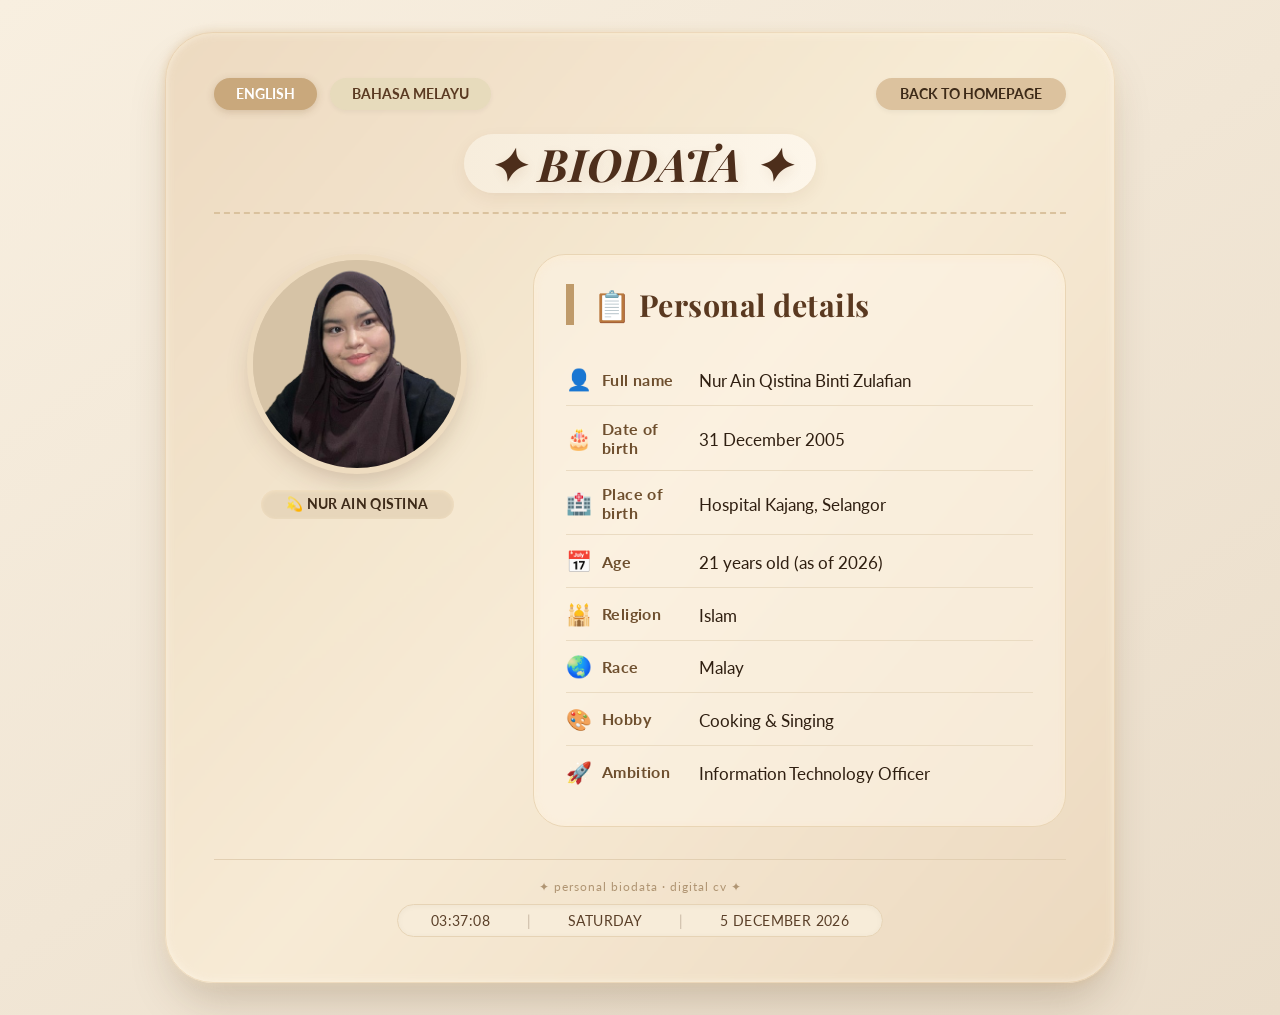
<file: biodata.html>
<!DOCTYPE html>
<html lang="en">
<head>
  <meta charset="UTF-8">
  <meta name="viewport" content="width=device-width, initial-scale=1.0, maximum-scale=1.0, user-scalable=yes">
  <title>Biodata · Nur Ain Qistina</title>
  <!-- Google Font (Playfair Display + Lato) for elegance -->
  <link rel="preconnect" href="https://fonts.googleapis.com">
  <link rel="preconnect" href="https://fonts.gstatic.com" crossorigin>
  <link href="https://fonts.googleapis.com/css2?family=Playfair+Display:ital,wght@0,400;0,700;1,700&family=Lato:wght@300;400;700&display=swap" rel="stylesheet">
  <style>
    /* ----- global reset & base ----- */
    * {
      margin: 0;
      padding: 0;
      box-sizing: border-box;
    }

    body {
      font-family: 'Lato', 'Segoe UI', sans-serif;
      background: #faf3e0;
      min-height: 100vh;
      display: flex;
      align-items: center;
      justify-content: center;
      padding: 2rem 1.5rem;
      background: linear-gradient(145deg, #f8efe0 0%, #eaddca 100%);
    }

    /* ----- main card with entrance animation ----- */
    .biodata-card {
      max-width: 950px;
      width: 100%;
      background: rgba(255, 250, 240, 0.85);
      backdrop-filter: blur(2px);
      border-radius: 48px 48px 48px 48px;
      box-shadow: 0 25px 45px -12px rgba(80, 50, 20, 0.25),
                  inset 0 1px 2px rgba(255, 245, 215, 0.6);
      padding: 2.8rem 3rem;
      border: 1px solid #eedbc0;
      transition: all 0.2s ease;
      position: relative;

      /* ----- ENTRANCE ANIMATION ----- */
      opacity: 0;
      transform: translateY(40px);
      animation: fadeInUp 0.8s ease forwards;
    }

    @keyframes fadeInUp {
      0% {
        opacity: 0;
        transform: translateY(40px);
      }
      100% {
        opacity: 1;
        transform: translateY(0);
      }
    }

    /* Staggered animation for child elements */
    .biodata-header,
    .avatar-col,
    .info-col,
    .top-actions {
      opacity: 0;
      animation: fadeInUp 0.6s ease forwards;
    }

    .top-actions {
      animation-delay: 0.1s;
    }

    .biodata-header {
      animation-delay: 0.2s;
    }

    .avatar-col {
      animation-delay: 0.3s;
    }

    .info-col {
      animation-delay: 0.4s;
    }

    /* ----- language switcher & back button row ----- */
    .top-actions {
      display: flex;
      justify-content: space-between;
      align-items: center;
      flex-wrap: wrap;
      gap: 1rem;
      margin-bottom: 1.5rem;
    }

    .lang-group {
      display: flex;
      gap: 0.8rem;
    }

    .lang-btn {
      background: #e7dbbc;
      border: none;
      padding: 8px 22px;
      border-radius: 40px;
      font-weight: bold;
      font-size: 0.85rem;
      cursor: pointer;
      color: #5a3a22;
      transition: 0.2s;
      box-shadow: 0 2px 5px rgba(0,0,0,0.05);
      font-family: 'Lato', sans-serif;
    }

    .lang-btn:hover {
      background: #ddc89b;
      transform: scale(0.97);
    }

    .lang-btn.active {
      background: #c9a87c;
      color: #fff;
      box-shadow: 0 2px 8px rgba(100, 60, 20, 0.2);
    }

    .back-btn {
      background: #dcc29e;
      border: none;
      padding: 8px 24px;
      border-radius: 40px;
      font-weight: bold;
      font-size: 0.85rem;
      cursor: pointer;
      color: #3d2a18;
      transition: 0.2s;
      text-decoration: none;
      display: inline-flex;
      align-items: center;
      gap: 8px;
      font-family: 'Lato', sans-serif;
      box-shadow: 0 2px 5px rgba(0,0,0,0.05);
    }

    .back-btn:hover {
      background: #c9a87c;
      transform: scale(0.97);
      color: #fff;
    }

    /* ----- header / title area (centered) ----- */
    .biodata-header {
      text-align: center;
      margin-bottom: 2.5rem;
      border-bottom: 2px dashed #dac29e;
      padding-bottom: 1.2rem;
    }

    .biodata-header h1 {
      font-family: 'Playfair Display', serif;
      font-weight: 700;
      font-style: italic;
      font-size: 2.8rem;
      letter-spacing: 0.02em;
      color: #4d2e1b;
      text-shadow: 2px 4px 12px rgba(140, 90, 40, 0.10);
      display: inline-block;
      padding: 0 1.5rem;
      background: linear-gradient(to right, #f7eddc, #fdf6ea);
      border-radius: 60px;
      box-shadow: 0 6px 16px rgba(120, 70, 30, 0.08);
    }

    /* ----- two-column layout (profile + info) ----- */
    .biodata-grid {
      display: flex;
      flex-wrap: wrap;
      gap: 2rem;
      align-items: stretch;
    }

    /* left column : avatar / photo placeholder */
    .avatar-col {
      flex: 1 1 200px;
      min-width: 180px;
      display: flex;
      flex-direction: column;
      align-items: center;
      justify-content: flex-start;
    }

    .avatar-frame {
      width: 100%;
      max-width: 220px;
      aspect-ratio: 1/1;
      border-radius: 50%;
      background: #dcc9ae;
      box-shadow: 0 12px 28px -8px rgba(70, 40, 10, 0.25);
      border: 6px solid #eedcc0;
      overflow: hidden;
      transition: 0.3s ease;
      display: flex;
      align-items: center;
      justify-content: center;
    }

    .avatar-frame:hover {
      transform: scale(1.03);
      box-shadow: 0 16px 36px -8px rgba(70, 40, 10, 0.35);
    }

    .avatar-frame img {
      width: 100%;
      height: 100%;
      object-fit: cover;
      display: block;
      background: #d6c3a6;
    }

    .avatar-caption {
      margin-top: 1rem;
      font-size: 0.85rem;
      background: #e7d6bb;
      padding: 0.4rem 1.6rem;
      border-radius: 40px;
      color: #3d2a18;
      font-weight: 700;
      letter-spacing: 0.3px;
      box-shadow: inset 0 1px 4px rgba(255, 235, 200, 0.6);
      transition: 0.3s ease;
    }

    .avatar-caption:hover {
      background: #ddc89b;
      transform: scale(1.02);
    }

    /* right column : data table */
    .info-col {
      flex: 2 1 360px;
      background: rgba(255, 248, 235, 0.5);
      backdrop-filter: blur(1px);
      border-radius: 32px;
      padding: 1.8rem 2rem;
      border: 1px solid #e9d5b5;
      box-shadow: inset 0 2px 8px rgba(255, 235, 200, 0.4);
      transition: 0.3s ease;
    }

    .info-col:hover {
      box-shadow: inset 0 2px 12px rgba(255, 235, 200, 0.6), 0 4px 12px rgba(100, 60, 20, 0.06);
    }

    .info-col h2 {
      font-family: 'Playfair Display', serif;
      font-weight: 700;
      font-size: 1.9rem;
      color: #5a3920;
      border-left: 8px solid #bf9a6a;
      padding-left: 1.2rem;
      margin-bottom: 1.8rem;
      letter-spacing: 0.5px;
    }

    /* ----- biodata items (clean, spacious) ----- */
    .biodata-item {
      display: flex;
      flex-wrap: wrap;
      align-items: baseline;
      padding: 0.8rem 0;
      border-bottom: 1px solid #eadbc2;
      transition: 0.2s ease;
    }

    .biodata-item:hover {
      background: rgba(235, 215, 185, 0.2);
      border-radius: 8px;
      padding-left: 0.5rem;
      padding-right: 0.5rem;
      margin-left: -0.5rem;
      margin-right: -0.5rem;
    }

    .biodata-item:last-of-type {
      border-bottom: none;
    }

    .biodata-label {
      font-weight: 700;
      width: 130px;
      color: #6e4f2e;
      letter-spacing: 0.4px;
      font-size: 1rem;
      display: flex;
      align-items: center;
      gap: 10px;
    }

    .biodata-label i {
      font-style: normal;
      font-size: 1.3rem;
    }

    .biodata-value {
      flex: 1;
      color: #2f1f11;
      font-weight: 400;
      font-size: 1.05rem;
      padding-left: 0.2rem;
      word-break: break-word;
    }

    /* highlight for name - now using same font weight as others */
    .highlight-name {
      font-weight: 400;
      color: #2f1f11;
      font-size: 1.05rem;
    }

    /* ----- footer with clock & date ----- */
    .biodata-footer {
      margin-top: 2rem;
      text-align: center;
      font-size: 0.75rem;
      color: #b09573;
      letter-spacing: 1px;
      border-top: 1px solid #e2cfb2;
      padding-top: 1.2rem;
      opacity: 0;
      animation: fadeInUp 0.6s ease 0.6s forwards;
      display: flex;
      flex-direction: column;
      align-items: center;
      gap: 0.6rem;
    }

    .clock-date {
      display: flex;
      justify-content: center;
      gap: 1.8rem;
      flex-wrap: wrap;
      font-weight: 400;
      font-size: 0.9rem;
      letter-spacing: 0.4px;
      color: #5a3f28;
      background: #f7ecd9;
      padding: 0.45rem 1.8rem;
      border-radius: 60px;
      border: 1px solid #e6d3b5;
      box-shadow: inset 0 1px 6px rgba(0,0,0,0.04);
    }

    .clock-date span {
      padding: 0 4px;
    }

    .clock-date .separator {
      opacity: 0.3;
    }

    /* ----- responsive ----- */
    @media (max-width: 650px) {
      .biodata-card {
        padding: 1.8rem 1.2rem;
      }
      .biodata-header h1 {
        font-size: 2rem;
        padding: 0 1rem;
      }
      .biodata-grid {
        flex-direction: column;
        align-items: center;
      }
      .avatar-col {
        flex: 0 0 auto;
        width: 70%;
        max-width: 200px;
      }
      .info-col {
        padding: 1.5rem 1.2rem;
      }
      .biodata-label {
        width: 100%;
        margin-bottom: 0.2rem;
      }
      .biodata-value {
        padding-left: 0.5rem;
        width: 100%;
      }
      .biodata-item {
        flex-direction: column;
        align-items: flex-start;
        padding: 0.6rem 0;
      }
      .top-actions {
        flex-direction: column;
        align-items: stretch;
      }
      .lang-group {
        justify-content: center;
      }
      .back-btn {
        justify-content: center;
      }
      .clock-date {
        font-size: 0.75rem;
        padding: 0.35rem 1rem;
        gap: 0.6rem;
        flex-wrap: wrap;
      }
    }

    @media (max-width: 400px) {
      .biodata-card {
        padding: 1.2rem 0.8rem;
        border-radius: 32px;
      }
      .biodata-header h1 {
        font-size: 1.6rem;
      }
      .clock-date {
        font-size: 0.7rem;
        padding: 0.3rem 0.8rem;
      }
    }

    /* gradient border */
    .biodata-card {
      position: relative;
    }
    .biodata-card::after {
      content: '';
      position: absolute;
      inset: -2px;
      border-radius: 50px;
      background: linear-gradient(130deg, #dbbd94, #f2e0c0, #dbbd94);
      z-index: -1;
      opacity: 0.5;
      filter: blur(4px);
    }
  </style>
</head>
<body>

<div class="biodata-card">
  <!-- top row: language switcher + back button -->
  <div class="top-actions">
    <div class="lang-group">
      <button class="lang-btn active" id="langEngBtn" data-lang="en">ENGLISH</button>
      <button class="lang-btn" id="langBmBtn" data-lang="bm">BAHASA MELAYU</button>
    </div>
    <a href="index.html" class="back-btn">BACK TO HOMEPAGE</a>
  </div>

  <!-- header: only "BIODATA" centered -->
  <div class="biodata-header">
    <h1 id="titleBiodata" data-en="✦ BIODATA ✦" data-bm="✦ BIODATA ✦">✦ BIODATA ✦</h1>
  </div>

  <!-- main grid -->
  <div class="biodata-grid">
    <!-- left: avatar / photo with your image -->
    <div class="avatar-col">
      <div class="avatar-frame">
        <img src="ain biodata.png" alt="Nur Ain Qistina portrait" title="Nur Ain Qistina">
      </div>
      <div class="avatar-caption" id="avatarCaption" data-en="💫 NUR AIN QISTINA" data-bm="💫 NUR AIN QISTINA">💫 NUR AIN QISTINA</div>
    </div>

    <!-- right: biodata details -->
    <div class="info-col">
      <h2 id="personalTitle" data-en="📋 Personal details" data-bm="📋 Butir-butir peribadi">📋 Personal details</h2>

      <div class="biodata-item">
        <span class="biodata-label"><i>👤</i> <span id="labelFullname" data-en="Full name" data-bm="Nama penuh">Full name</span></span>
        <span class="biodata-value highlight-name">Nur Ain Qistina Binti Zulafian</span>
      </div>

      <div class="biodata-item">
        <span class="biodata-label"><i>🎂</i> <span id="labelDob" data-en="Date of birth" data-bm="Tarikh lahir">Date of birth</span></span>
        <span class="biodata-value">31 December 2005</span>
      </div>

      <div class="biodata-item">
        <span class="biodata-label"><i>🏥</i> <span id="labelPob" data-en="Place of birth" data-bm="Tempat lahir">Place of birth</span></span>
        <span class="biodata-value">Hospital Kajang, Selangor</span>
      </div>

      <div class="biodata-item">
        <span class="biodata-label"><i>📅</i> <span id="labelAge" data-en="Age" data-bm="Umur">Age</span></span>
        <span class="biodata-value" id="ageValue" data-en="21 years old (as of 2026)" data-bm="21 tahun (setakat 2026)">21 years old (as of 2026)</span>
      </div>

      <div class="biodata-item">
        <span class="biodata-label"><i>🕌</i> <span id="labelReligion" data-en="Religion" data-bm="Agama">Religion</span></span>
        <span class="biodata-value">Islam</span>
      </div>

      <div class="biodata-item">
        <span class="biodata-label"><i>🌏</i> <span id="labelRace" data-en="Race" data-bm="Bangsa">Race</span></span>
        <span class="biodata-value">Malay</span>
      </div>

      <div class="biodata-item">
        <span class="biodata-label"><i>🎨</i> <span id="labelHobby" data-en="Hobby" data-bm="Hobi">Hobby</span></span>
        <span class="biodata-value" id="hobbyValue" data-en="Cooking &amp; Singing" data-bm="Memasak &amp; Menyanyi">Cooking &amp; Singing</span>
      </div>

      <div class="biodata-item">
        <span class="biodata-label"><i>🚀</i> <span id="labelAmbition" data-en="Ambition" data-bm="Cita-cita">Ambition</span></span>
        <span class="biodata-value" id="ambitionValue" data-en="Information Technology Officer" data-bm="Pegawai Teknologi Maklumat">Information Technology Officer</span>
      </div>
    </div>
  </div>

  <!-- footer with clock + date -->
  <div class="biodata-footer">
    <span id="footerText" data-en="✦ personal biodata · digital cv ✦" data-bm="✦ biodata peribadi · cv digital ✦">✦ personal biodata · digital cv ✦</span>
    <div class="clock-date" id="clockDateDisplay">
      <span id="clockTime">--:--:--</span>
      <span class="separator">|</span>
      <span id="clockDay">---</span>
      <span class="separator">|</span>
      <span id="clockDate">-- --- ----</span>
    </div>
  </div>
</div>

<script>
  (function() {
    // ----- language switching -----
    const langEngBtn = document.getElementById('langEngBtn');
    const langBmBtn = document.getElementById('langBmBtn');
    let currentLang = 'en';

    // elements with data-en / data-bm
    const translatableElements = document.querySelectorAll('[data-en][data-bm]');

    function setLanguage(lang) {
      currentLang = lang;

      // toggle active class on buttons
      langEngBtn.classList.toggle('active', lang === 'en');
      langBmBtn.classList.toggle('active', lang === 'bm');

      // update all translatable elements
      translatableElements.forEach(el => {
        const text = lang === 'en' ? el.getAttribute('data-en') : el.getAttribute('data-bm');
        if (text !== null) {
          el.innerText = text;
        }
      });
    }

    langEngBtn.addEventListener('click', () => setLanguage('en'));
    langBmBtn.addEventListener('click', () => setLanguage('bm'));

    // ----- image fallback: if 'ain biodata.png' not found, show initials avatar -----
    const img = document.querySelector('.avatar-frame img');
    if (img) {
      img.onerror = function() {
        this.onerror = null;
        this.src = 'data:image/svg+xml,%3Csvg xmlns="http://www.w3.org/2000/svg" width="200" height="200" viewBox="0 0 200 200"%3E%3Crect width="200" height="200" fill="%23dcc9ae"/%3E%3Ctext x="100" y="120" font-family="Lato, sans-serif" font-size="60" fill="%234d2e1b" text-anchor="middle" font-weight="bold" letter-spacing="3"%3EAQ%3C/text%3E%3C/svg%3E';
      };
    }

    // default language: English
    setLanguage('en');

    // ===== CLOCK + DAY + DATE =====
    function updateClock() {
      const now = new Date();
      // time
      const h = String(now.getHours()).padStart(2, '0');
      const m = String(now.getMinutes()).padStart(2, '0');
      const s = String(now.getSeconds()).padStart(2, '0');
      const timeStr = h + ':' + m + ':' + s;
      // day
      const days = ['SUNDAY', 'MONDAY', 'TUESDAY', 'WEDNESDAY', 'THURSDAY', 'FRIDAY', 'SATURDAY'];
      const dayStr = days[now.getDay()];
      // date
      const months = ['JANUARY','FEBRUARY','MARCH','APRIL','MAY','JUNE','JULY','AUGUST','SEPTEMBER','OCTOBER','NOVEMBER','DECEMBER'];
      const dateNum = now.getDate();
      const monthStr = months[now.getMonth()];
      const yearStr = now.getFullYear();
      const dateStr = dateNum + ' ' + monthStr + ' ' + yearStr;

      document.getElementById('clockTime').textContent = timeStr;
      document.getElementById('clockDay').textContent = dayStr;
      document.getElementById('clockDate').textContent = dateStr;
    }

    updateClock();
    setInterval(updateClock, 1000);
  })();
</script>

</body>
</html>
</file>
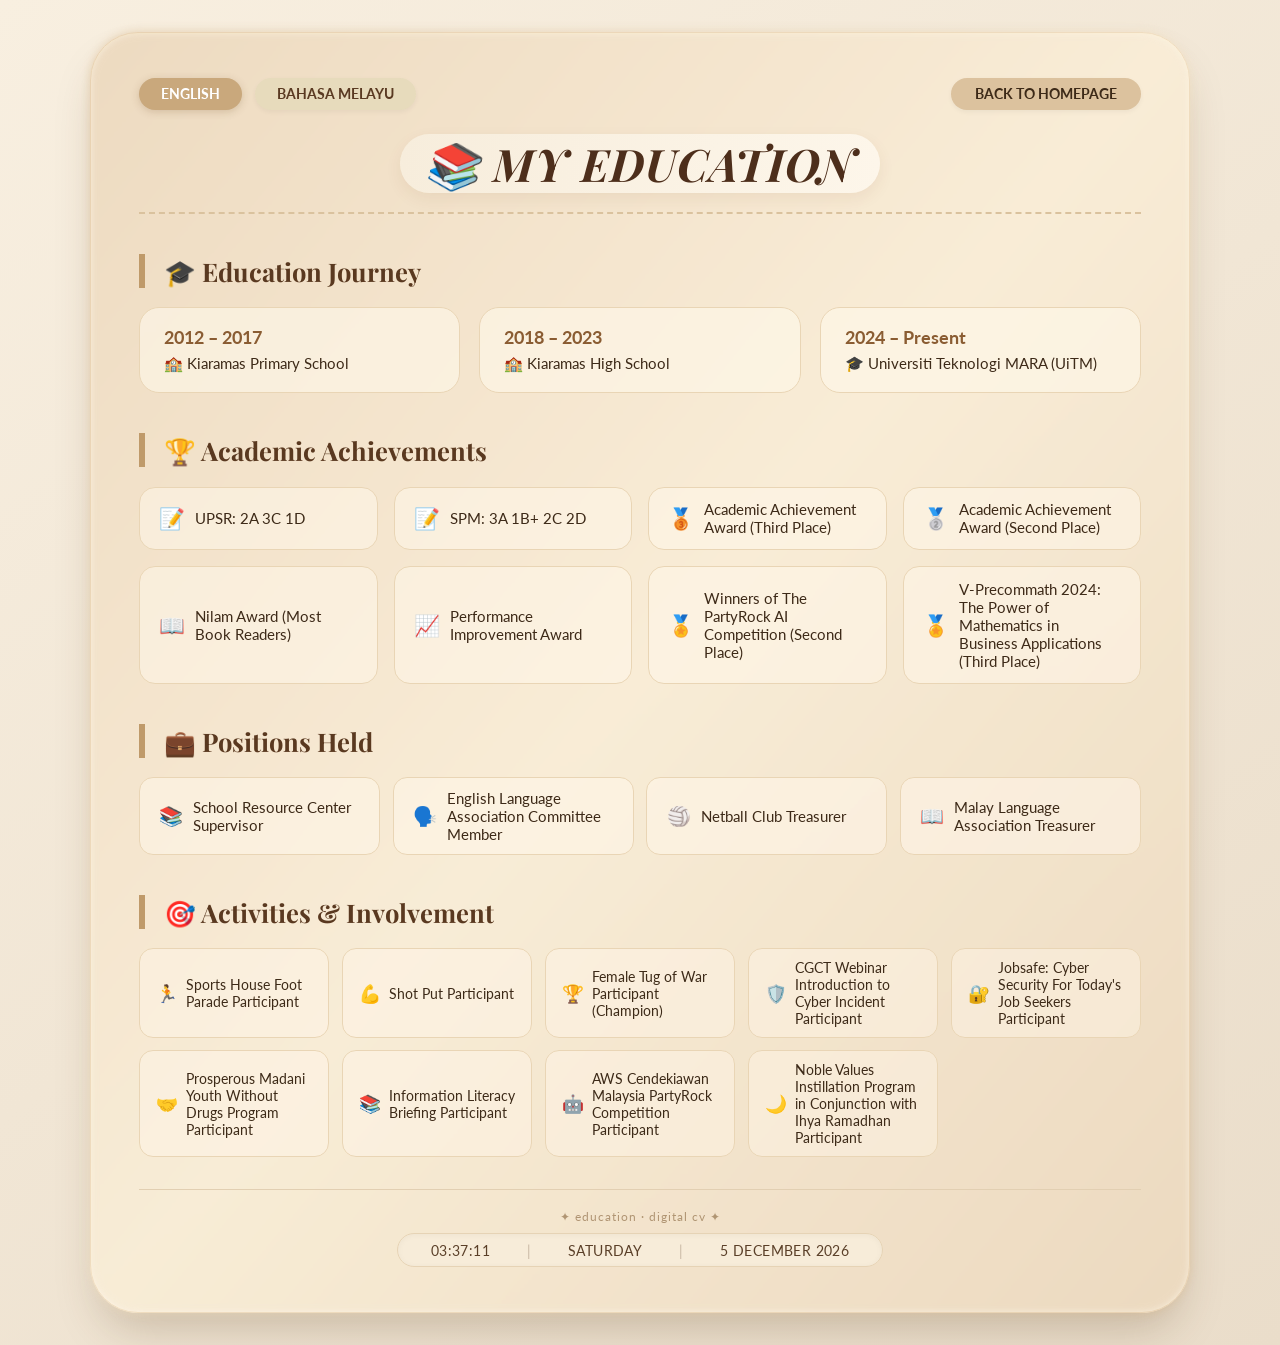
<file: education.html>
<!DOCTYPE html>
<html lang="en">
<head>
    <meta charset="UTF-8">
    <meta name="viewport" content="width=device-width, initial-scale=1.0, maximum-scale=1.0, user-scalable=yes">
    <title>Education · Nur Ain Qistina</title>
    <!-- Google Fonts -->
    <link rel="preconnect" href="https://fonts.googleapis.com">
    <link rel="preconnect" href="https://fonts.gstatic.com" crossorigin>
    <link href="https://fonts.googleapis.com/css2?family=Playfair+Display:ital,wght@0,400;0,700;1,700&family=Lato:wght@300;400;700&display=swap" rel="stylesheet">
    <style>
        * {
            margin: 0;
            padding: 0;
            box-sizing: border-box;
        }

        body {
            font-family: 'Lato', 'Segoe UI', sans-serif;
            background: #faf3e0;
            min-height: 100vh;
            display: flex;
            align-items: center;
            justify-content: center;
            padding: 2rem 1.5rem;
            background: linear-gradient(145deg, #f8efe0 0%, #eaddca 100%);
        }

        /* ===== MAIN CARD WITH ENTRANCE ANIMATION ===== */
        .education-card {
            max-width: 1100px;
            width: 100%;
            background: rgba(255, 250, 240, 0.88);
            backdrop-filter: blur(2px);
            border-radius: 48px;
            box-shadow: 0 25px 45px -12px rgba(80, 50, 20, 0.25),
                        inset 0 1px 2px rgba(255, 245, 215, 0.6);
            padding: 2.8rem 3rem;
            border: 1px solid #eedbc0;
            position: relative;

            /* ENTRANCE ANIMATION */
            opacity: 0;
            transform: translateY(40px);
            animation: fadeInUp 0.8s ease forwards;
        }

        @keyframes fadeInUp {
            0% {
                opacity: 0;
                transform: translateY(40px);
            }
            100% {
                opacity: 1;
                transform: translateY(0);
            }
        }

        /* Staggered animations for child elements */
        .top-actions,
        .header-title,
        .timeline-section,
        .achievement-section,
        .position-section,
        .activity-section {
            opacity: 0;
            animation: fadeInUp 0.6s ease forwards;
        }

        .top-actions { animation-delay: 0.1s; }
        .header-title { animation-delay: 0.2s; }
        .timeline-section { animation-delay: 0.3s; }
        .achievement-section { animation-delay: 0.4s; }
        .position-section { animation-delay: 0.5s; }
        .activity-section { animation-delay: 0.6s; }

        /* ===== TOP ACTIONS ===== */
        .top-actions {
            display: flex;
            justify-content: space-between;
            align-items: center;
            flex-wrap: wrap;
            gap: 1rem;
            margin-bottom: 1.5rem;
        }

        .lang-group {
            display: flex;
            gap: 0.8rem;
        }

        .lang-btn {
            background: #e7dbbc;
            border: none;
            padding: 8px 22px;
            border-radius: 40px;
            font-weight: bold;
            font-size: 0.85rem;
            cursor: pointer;
            color: #5a3a22;
            transition: 0.2s;
            box-shadow: 0 2px 5px rgba(0,0,0,0.05);
            font-family: 'Lato', sans-serif;
        }

        .lang-btn:hover {
            background: #ddc89b;
            transform: scale(0.97);
        }

        .lang-btn.active {
            background: #c9a87c;
            color: #fff;
            box-shadow: 0 2px 8px rgba(100, 60, 20, 0.2);
        }

        .back-btn {
            background: #dcc29e;
            border: none;
            padding: 8px 24px;
            border-radius: 40px;
            font-weight: bold;
            font-size: 0.85rem;
            cursor: pointer;
            color: #3d2a18;
            transition: 0.2s;
            text-decoration: none;
            display: inline-flex;
            align-items: center;
            gap: 8px;
            font-family: 'Lato', sans-serif;
            box-shadow: 0 2px 5px rgba(0,0,0,0.05);
        }

        .back-btn:hover {
            background: #c9a87c;
            transform: scale(0.97);
            color: #fff;
        }

        /* ===== HEADER ===== */
        .header-title {
            text-align: center;
            margin-bottom: 2.5rem;
            border-bottom: 2px dashed #dac29e;
            padding-bottom: 1.2rem;
        }

        .header-title h1 {
            font-family: 'Playfair Display', serif;
            font-weight: 700;
            font-style: italic;
            font-size: 2.8rem;
            letter-spacing: 0.02em;
            color: #4d2e1b;
            display: inline-block;
            padding: 0 1.5rem;
            background: linear-gradient(to right, #f7eddc, #fdf6ea);
            border-radius: 60px;
            box-shadow: 0 6px 16px rgba(120, 70, 30, 0.08);
        }

        /* ===== TIMELINE (Education Journey) ===== */
        .timeline-section {
            margin-bottom: 2.5rem;
        }

        .section-label {
            font-family: 'Playfair Display', serif;
            font-size: 1.6rem;
            color: #5a3920;
            border-left: 6px solid #bf9a6a;
            padding-left: 1.2rem;
            margin-bottom: 1.2rem;
        }

        .timeline-grid {
            display: grid;
            grid-template-columns: repeat(auto-fit, minmax(220px, 1fr));
            gap: 1.2rem;
        }

        .timeline-item {
            background: rgba(255, 248, 235, 0.6);
            border-radius: 20px;
            padding: 1.2rem 1.5rem;
            border: 1px solid #e9d5b5;
            transition: 0.3s ease;
            backdrop-filter: blur(1px);
        }

        .timeline-item:hover {
            transform: translateY(-5px);
            box-shadow: 0 8px 20px rgba(100, 60, 20, 0.1);
            background: rgba(255, 248, 235, 0.85);
        }

        .timeline-item .year {
            font-weight: 700;
            font-size: 1.1rem;
            color: #8a5c32;
            display: block;
            margin-bottom: 0.3rem;
        }

        .timeline-item .school {
            font-weight: 400;
            font-size: 0.95rem;
            color: #3d2a18;
        }

        .timeline-item .school i {
            font-style: normal;
            display: inline-block;
            margin-right: 6px;
        }

        /* ===== ACHIEVEMENTS ===== */
        .achievement-section {
            margin-bottom: 2.5rem;
        }

        .achievement-grid {
            display: grid;
            grid-template-columns: repeat(auto-fit, minmax(200px, 1fr));
            gap: 1rem;
        }

        .achievement-item {
            background: rgba(255, 248, 235, 0.5);
            border-radius: 16px;
            padding: 0.8rem 1.2rem;
            border: 1px solid #e9d5b5;
            transition: 0.3s ease;
            display: flex;
            align-items: center;
            gap: 10px;
            font-size: 0.95rem;
            color: #3d2a18;
        }

        .achievement-item:hover {
            transform: translateX(5px);
            background: rgba(255, 248, 235, 0.85);
            border-color: #c9a87c;
        }

        .achievement-item .badge {
            font-size: 1.3rem;
            flex-shrink: 0;
        }

        /* ===== POSITIONS ===== */
        .position-section {
            margin-bottom: 2.5rem;
        }

        .position-list {
            display: grid;
            grid-template-columns: repeat(auto-fit, minmax(200px, 1fr));
            gap: 0.8rem;
        }

        .position-item {
            background: rgba(255, 248, 235, 0.5);
            border-radius: 14px;
            padding: 0.7rem 1.2rem;
            border: 1px solid #e9d5b5;
            transition: 0.3s ease;
            font-size: 0.95rem;
            color: #3d2a18;
            display: flex;
            align-items: center;
            gap: 10px;
        }

        .position-item:hover {
            transform: translateX(5px);
            background: rgba(255, 248, 235, 0.85);
            border-color: #c9a87c;
        }

        .position-item .icon {
            font-size: 1.2rem;
        }

        /* ===== ACTIVITIES ===== */
        .activity-section {
            margin-bottom: 0.5rem;
        }

        .activity-grid {
            display: grid;
            grid-template-columns: repeat(auto-fit, minmax(180px, 1fr));
            gap: 0.8rem;
        }

        .activity-item {
            background: rgba(255, 248, 235, 0.4);
            border-radius: 14px;
            padding: 0.6rem 1rem;
            border: 1px solid #e9d5b5;
            transition: 0.3s ease;
            font-size: 0.9rem;
            color: #3d2a18;
            display: flex;
            align-items: center;
            gap: 8px;
        }

        .activity-item:hover {
            transform: translateX(4px);
            background: rgba(255, 248, 235, 0.8);
            border-color: #c9a87c;
        }

        .activity-item .emoji {
            font-size: 1.1rem;
        }

        /* ===== FOOTER with clock & date ===== */
        .education-footer {
            margin-top: 2rem;
            text-align: center;
            font-size: 0.75rem;
            color: #b09573;
            letter-spacing: 1px;
            border-top: 1px solid #e2cfb2;
            padding-top: 1.2rem;
            opacity: 0;
            animation: fadeInUp 0.6s ease 0.7s forwards;
            display: flex;
            flex-direction: column;
            align-items: center;
            gap: 0.6rem;
        }

        .clock-date {
            display: flex;
            justify-content: center;
            gap: 1.8rem;
            flex-wrap: wrap;
            font-weight: 400;
            font-size: 0.9rem;
            letter-spacing: 0.4px;
            color: #5a3f28;
            background: #f7ecd9;
            padding: 0.45rem 1.8rem;
            border-radius: 60px;
            border: 1px solid #e6d3b5;
            box-shadow: inset 0 1px 6px rgba(0,0,0,0.04);
        }

        .clock-date span {
            padding: 0 4px;
        }

        .clock-date .separator {
            opacity: 0.3;
        }

        /* ===== RESPONSIVE ===== */
        @media (max-width: 650px) {
            .education-card {
                padding: 1.8rem 1.2rem;
            }
            .header-title h1 {
                font-size: 2rem;
                padding: 0 1rem;
            }
            .top-actions {
                flex-direction: column;
                align-items: stretch;
            }
            .lang-group {
                justify-content: center;
            }
            .back-btn {
                justify-content: center;
            }
            .timeline-grid {
                grid-template-columns: 1fr;
            }
            .achievement-grid {
                grid-template-columns: 1fr;
            }
            .position-list {
                grid-template-columns: 1fr;
            }
            .activity-grid {
                grid-template-columns: 1fr;
            }
            .section-label {
                font-size: 1.3rem;
            }
            .clock-date {
                font-size: 0.75rem;
                padding: 0.35rem 1rem;
                gap: 0.6rem;
                flex-wrap: wrap;
            }
        }

        @media (max-width: 400px) {
            .education-card {
                padding: 1.2rem 0.8rem;
                border-radius: 32px;
            }
            .header-title h1 {
                font-size: 1.6rem;
            }
            .clock-date {
                font-size: 0.7rem;
                padding: 0.3rem 0.8rem;
            }
        }

        /* Gradient border */
        .education-card {
            position: relative;
        }
        .education-card::after {
            content: '';
            position: absolute;
            inset: -2px;
            border-radius: 50px;
            background: linear-gradient(130deg, #dbbd94, #f2e0c0, #dbbd94);
            z-index: -1;
            opacity: 0.5;
            filter: blur(4px);
        }
    </style>
</head>
<body>

<div class="education-card">
    <!-- TOP ROW -->
    <div class="top-actions">
        <div class="lang-group">
            <button class="lang-btn active" id="langEngBtn">ENGLISH</button>
            <button class="lang-btn" id="langBmBtn">BAHASA MELAYU</button>
        </div>
        <a href="index.html" class="back-btn" id="backHome" data-en=" BACK TO HOMEPAGE" data-bm="🏠 KEMBALI KE LAMAN UTAMA">🏠 BACK TO HOMEPAGE</a>
    </div>

    <!-- HEADER -->
    <div class="header-title">
        <h1 id="titleEducation" data-en="📚 MY EDUCATION" data-bm="📚 PENDIDIKAN SAYA">📚 MY EDUCATION</h1>
    </div>

    <!-- ===== TIMELINE ===== -->
    <div class="timeline-section">
        <h2 class="section-label" id="labelTimeline" data-en="🎓 Education Journey" data-bm="🎓 Perjalanan Pendidikan">🎓 Education Journey</h2>
        <div class="timeline-grid">
            <div class="timeline-item">
                <span class="year">2012 – 2017</span>
                <span class="school" id="school1" data-en="🏫 Kiaramas Primary School" data-bm="🏫 Sekolah Kebangsaan Kiaramas">🏫 Kiaramas Primary School</span>
            </div>
            <div class="timeline-item">
                <span class="year">2018 – 2023</span>
                <span class="school" id="school2" data-en="🏫 Kiaramas High School" data-bm="🏫 Sekolah Menengah Kebangsaan Kiaramas">🏫 Kiaramas High School</span>
            </div>
            <div class="timeline-item">
                <span class="year">2024 – Present</span>
                <span class="school" id="school3" data-en="🎓 Universiti Teknologi MARA (UiTM)" data-bm="🎓 Universiti Teknologi MARA (UiTM)">🎓 Universiti Teknologi MARA (UiTM)</span>
            </div>
        </div>
    </div>

    <!-- ===== ACHIEVEMENTS ===== -->
    <div class="achievement-section">
        <h2 class="section-label" id="labelAchievement" data-en="🏆 Academic Achievements" data-bm="🏆 Pencapaian Akademik">🏆 Academic Achievements</h2>
        <div class="achievement-grid">
            <div class="achievement-item"><span class="badge">📝</span> <span id="ach1" data-en="UPSR: 2A 3C 1D" data-bm="UPSR: 2A 3C 1D">UPSR: 2A 3C 1D</span></div>
            <div class="achievement-item"><span class="badge">📝</span> <span id="ach2" data-en="SPM: 3A 1B+ 2C 2D" data-bm="SPM: 3A 1B+ 2C 2D">SPM: 3A 1B+ 2C 2D</span></div>
            <div class="achievement-item"><span class="badge">🥉</span> <span id="ach3" data-en="Academic Achievement Award (Third Place)" data-bm="Anugerah Pencapaian Akademik (Tempat Ketiga)">Academic Achievement Award (Third Place)</span></div>
            <div class="achievement-item"><span class="badge">🥈</span> <span id="ach4" data-en="Academic Achievement Award (Second Place)" data-bm="Anugerah Pencapaian Akademik (Tempat Kedua)">Academic Achievement Award (Second Place)</span></div>
            <div class="achievement-item"><span class="badge">📖</span> <span id="ach5" data-en="Nilam Award (Most Book Readers)" data-bm="Anugerah Nilam (Pembaca Buku Terbanyak)">Nilam Award (Most Book Readers)</span></div>
            <div class="achievement-item"><span class="badge">📈</span> <span id="ach6" data-en="Performance Improvement Award" data-bm="Anugerah Peningkatan Prestasi">Performance Improvement Award</span></div>
            <div class="achievement-item"><span class="badge">🏅</span> <span id="ach7" data-en="Winners of The PartyRock AI Competition (Second Place)" data-bm="Pemenang Pertandingan PartyRock AI (Tempat Kedua)">Winners of The PartyRock AI Competition (Second Place)</span></div>
            <div class="achievement-item"><span class="badge">🏅</span> <span id="ach8" data-en="V-Precommath 2024: The Power of Mathematics in Business Applications (Third Place)" data-bm="V-Precommath 2024: Kuasa Matematik dalam Aplikasi Perniagaan (Tempat Ketiga)">V-Precommath 2024: The Power of Mathematics in Business Applications (Third Place)</span></div>
        </div>
    </div>

    <!-- ===== POSITIONS ===== -->
    <div class="position-section">
        <h2 class="section-label" id="labelPosition" data-en="💼 Positions Held" data-bm="💼 Jawatan Disandang">💼 Positions Held</h2>
        <div class="position-list">
            <div class="position-item"><span class="icon">📚</span> <span id="pos1" data-en="School Resource Center Supervisor" data-bm="Pengawas Pusat Sumber Sekolah">School Resource Center Supervisor</span></div>
            <div class="position-item"><span class="icon">🗣️</span> <span id="pos2" data-en="English Language Association Committee Member" data-bm="Ahli Jawatankuasa Persatuan Bahasa Inggeris">English Language Association Committee Member</span></div>
            <div class="position-item"><span class="icon">🏐</span> <span id="pos3" data-en="Netball Club Treasurer" data-bm="Bendahari Kelab Bola Jaring">Netball Club Treasurer</span></div>
            <div class="position-item"><span class="icon">📖</span> <span id="pos4" data-en="Malay Language Association Treasurer" data-bm="Bendahari Persatuan Bahasa Melayu">Malay Language Association Treasurer</span></div>
        </div>
    </div>

    <!-- ===== ACTIVITIES ===== -->
    <div class="activity-section">
        <h2 class="section-label" id="labelActivity" data-en="🎯 Activities &amp; Involvement" data-bm="🎯 Aktiviti &amp; Penglibatan">🎯 Activities &amp; Involvement</h2>
        <div class="activity-grid">
            <div class="activity-item"><span class="emoji">🏃</span> <span id="act1" data-en="Sports House Foot Parade Participant" data-bm="Peserta Kawad Kaki Rumah Sukan">Sports House Foot Parade Participant</span></div>
            <div class="activity-item"><span class="emoji">💪</span> <span id="act2" data-en="Shot Put Participant" data-bm="Peserta Lontar Peluru">Shot Put Participant</span></div>
            <div class="activity-item"><span class="emoji">🏆</span> <span id="act3" data-en="Female Tug of War Participant (Champion)" data-bm="Peserta Tarik Tali Perempuan (Johan)">Female Tug of War Participant (Champion)</span></div>
            <div class="activity-item"><span class="emoji">🛡️</span> <span id="act4" data-en="CGCT Webinar Introduction to Cyber Incident Participant" data-bm="Peserta Webinar CGCT Pengenalan kepada Insiden Siber">CGCT Webinar Introduction to Cyber Incident Participant</span></div>
            <div class="activity-item"><span class="emoji">🔐</span> <span id="act5" data-en="Jobsafe: Cyber Security For Today's Job Seekers Participant" data-bm="Peserta Jobsafe: Keselamatan Siber Untuk Pencari Kerja Hari Ini">Jobsafe: Cyber Security For Today's Job Seekers Participant</span></div>
            <div class="activity-item"><span class="emoji">🤝</span> <span id="act6" data-en="Prosperous Madani Youth Without Drugs Program Participant" data-bm="Peserta Program Belia Madani Sejahtera Tanpa Dadah">Prosperous Madani Youth Without Drugs Program Participant</span></div>
            <div class="activity-item"><span class="emoji">📚</span> <span id="act7" data-en="Information Literacy Briefing Participant" data-bm="Peserta Taklimat Literasi Maklumat">Information Literacy Briefing Participant</span></div>
            <div class="activity-item"><span class="emoji">🤖</span> <span id="act8" data-en="AWS Cendekiawan Malaysia PartyRock Competition Participant" data-bm="Peserta Pertandingan PartyRock AWS Cendekiawan Malaysia">AWS Cendekiawan Malaysia PartyRock Competition Participant</span></div>
            <div class="activity-item"><span class="emoji">🌙</span> <span id="act9" data-en="Noble Values Instillation Program in Conjunction with Ihya Ramadhan Participant" data-bm="Peserta Program Penerapan Nilai-Nilai Murni Sempena Ihya Ramadhan">Noble Values Instillation Program in Conjunction with Ihya Ramadhan Participant</span></div>
        </div>
    </div>

    <!-- FOOTER with clock & date -->
    <div class="education-footer">
        <span id="footerText" data-en="✦ education · digital cv ✦" data-bm="✦ pendidikan · cv digital ✦">✦ education · digital cv ✦</span>
        <div class="clock-date" id="clockDateDisplay">
            <span id="clockTime">--:--:--</span>
            <span class="separator">|</span>
            <span id="clockDay">---</span>
            <span class="separator">|</span>
            <span id="clockDate">-- --- ----</span>
        </div>
    </div>
</div>

<script>
    // ===== LANGUAGE SWITCHING =====
    const langEngBtn = document.getElementById('langEngBtn');
    const langBmBtn = document.getElementById('langBmBtn');
    const translatableElements = document.querySelectorAll('[data-en][data-bm]');

    function setLanguage(lang) {
        langEngBtn.classList.toggle('active', lang === 'en');
        langBmBtn.classList.toggle('active', lang === 'bm');

        translatableElements.forEach(el => {
            const text = lang === 'en' ? el.getAttribute('data-en') : el.getAttribute('data-bm');
            if (text !== null) {
                el.innerText = text;
            }
        });
    }

    langEngBtn.addEventListener('click', () => setLanguage('en'));
    langBmBtn.addEventListener('click', () => setLanguage('bm'));

    // Default: English
    setLanguage('en');

    // ===== CLOCK + DAY + DATE =====
    function updateClock() {
        const now = new Date();
        const h = String(now.getHours()).padStart(2, '0');
        const m = String(now.getMinutes()).padStart(2, '0');
        const s = String(now.getSeconds()).padStart(2, '0');
        const timeStr = h + ':' + m + ':' + s;

        const days = ['SUNDAY', 'MONDAY', 'TUESDAY', 'WEDNESDAY', 'THURSDAY', 'FRIDAY', 'SATURDAY'];
        const dayStr = days[now.getDay()];

        const months = ['JANUARY','FEBRUARY','MARCH','APRIL','MAY','JUNE','JULY','AUGUST','SEPTEMBER','OCTOBER','NOVEMBER','DECEMBER'];
        const dateNum = now.getDate();
        const monthStr = months[now.getMonth()];
        const yearStr = now.getFullYear();
        const dateStr = dateNum + ' ' + monthStr + ' ' + yearStr;

        document.getElementById('clockTime').textContent = timeStr;
        document.getElementById('clockDay').textContent = dayStr;
        document.getElementById('clockDate').textContent = dateStr;
    }

    updateClock();
    setInterval(updateClock, 1000);
</script>

</body>
</html>
</file>
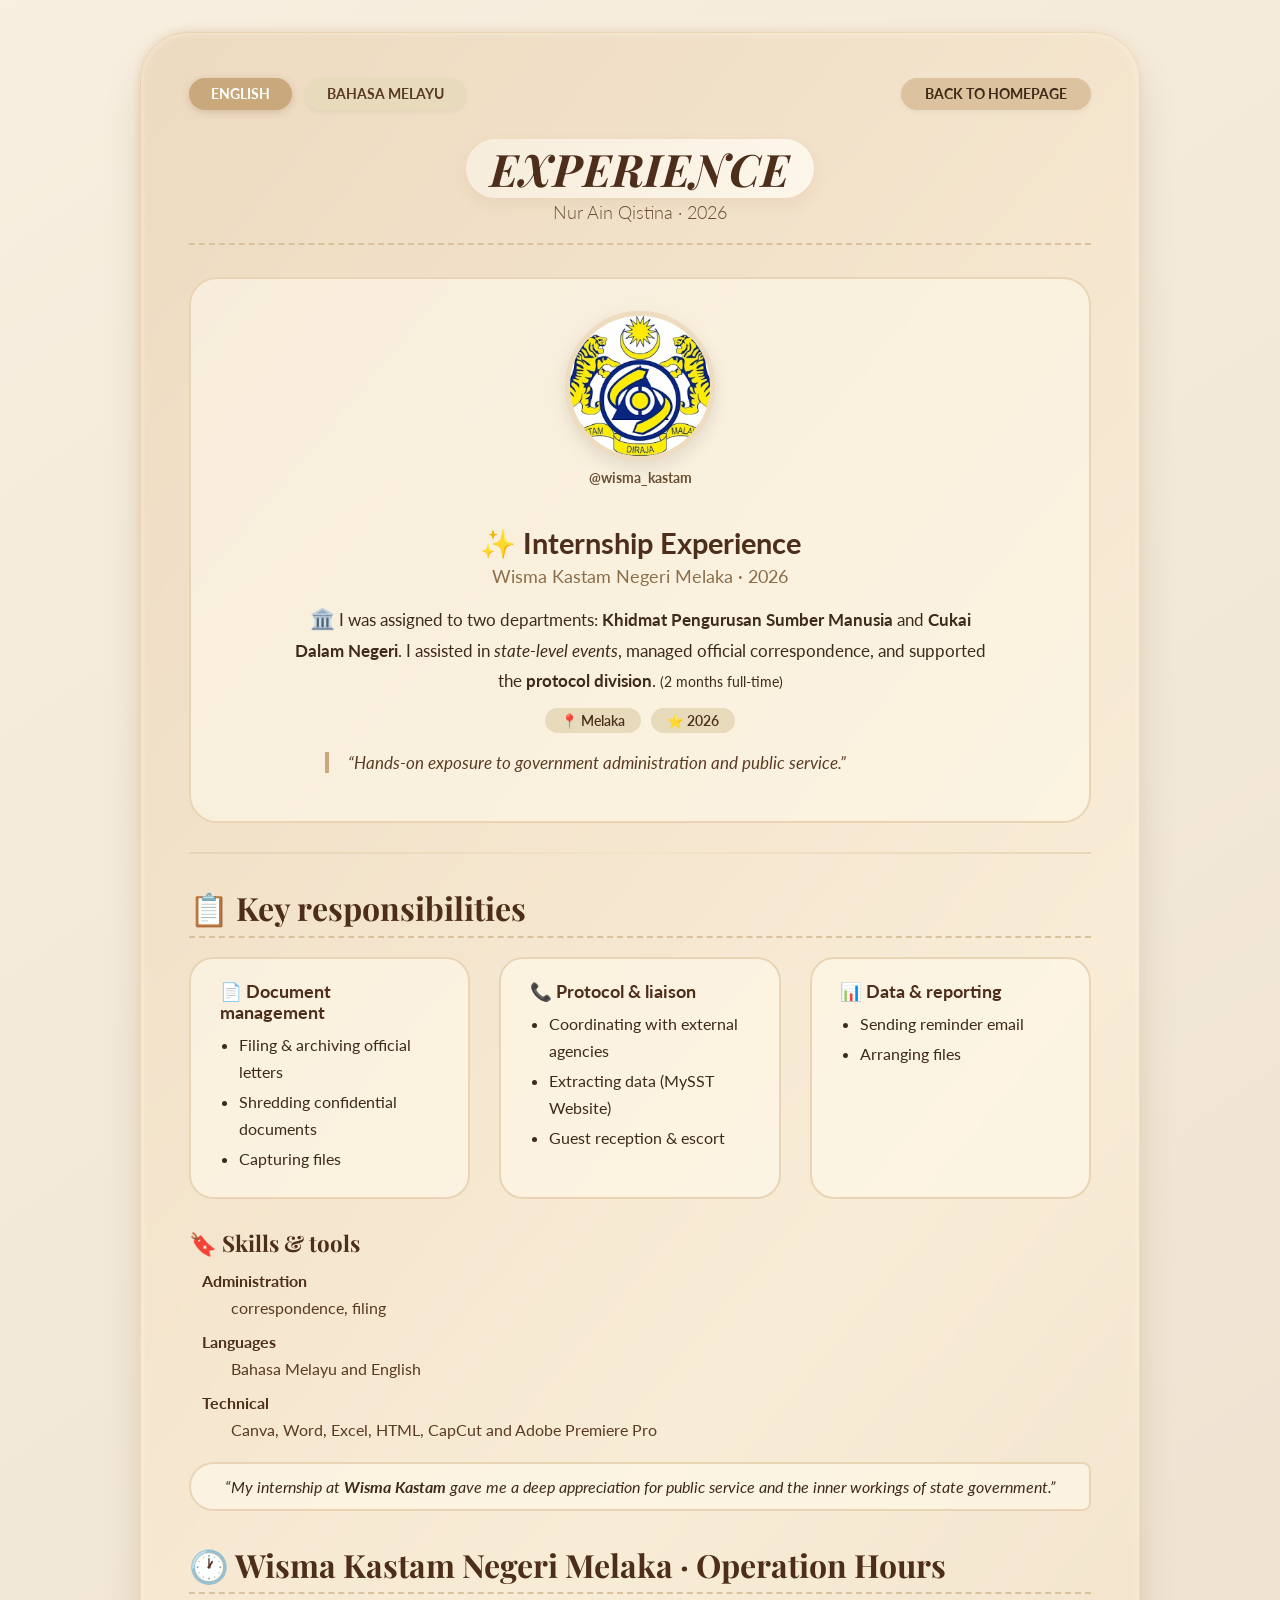
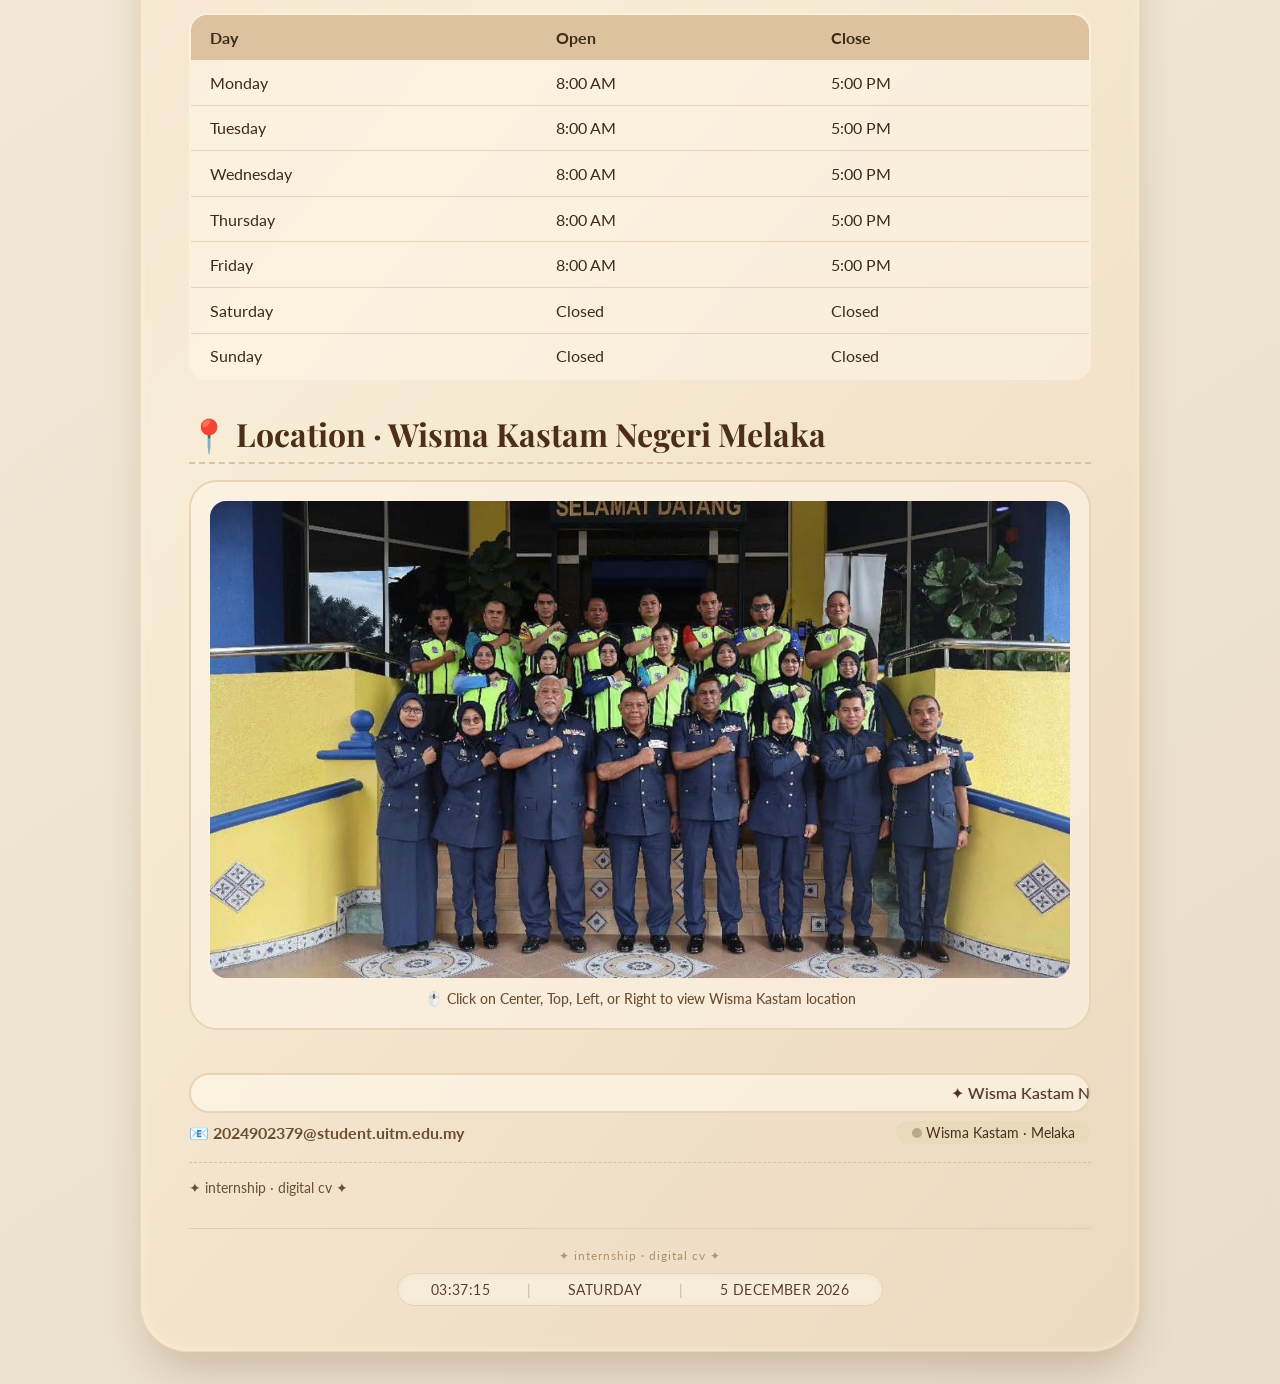
<file: experience.html>
<!DOCTYPE html>
<html lang="en">
<head>
    <meta charset="UTF-8">
    <meta name="viewport" content="width=device-width, initial-scale=1.0, maximum-scale=1.0, user-scalable=yes">
    <title>Experience . Ain Qistina </title>
    <!-- Google Fonts -->
    <link rel="preconnect" href="https://fonts.googleapis.com">
    <link rel="preconnect" href="https://fonts.gstatic.com" crossorigin>
    <link href="https://fonts.googleapis.com/css2?family=Playfair+Display:ital,wght@0,400;0,700;1,700&family=Lato:wght@300;400;700&display=swap" rel="stylesheet">
    <style>
        * { margin: 0; padding: 0; box-sizing: border-box; }
        body {
            font-family: 'Lato', 'Segoe UI', sans-serif;
            background: #faf3e0;
            min-height: 100vh;
            display: flex;
            align-items: center;
            justify-content: center;
            padding: 2rem 1.5rem;
            background: linear-gradient(145deg, #f8efe0 0%, #eaddca 100%);
        }
        .cv-container {
            max-width: 1000px;
            width: 100%;
            background: rgba(255, 250, 240, 0.88);
            backdrop-filter: blur(2px);
            border-radius: 48px;
            box-shadow: 0 25px 45px -12px rgba(80, 50, 20, 0.25),
                        inset 0 1px 2px rgba(255, 245, 215, 0.6);
            padding: 2.8rem 3rem;
            border: 1px solid #eedbc0;
            position: relative;
            opacity: 0;
            transform: translateY(40px);
            animation: fadeInUp 0.8s ease forwards;
        }
        @keyframes fadeInUp {
            0% { opacity: 0; transform: translateY(40px); }
            100% { opacity: 1; transform: translateY(0); }
        }
        .cv-container::after {
            content: '';
            position: absolute;
            inset: -2px;
            border-radius: 50px;
            background: linear-gradient(130deg, #dbbd94, #f2e0c0, #dbbd94);
            z-index: -1;
            opacity: 0.5;
            filter: blur(4px);
        }
        .top-actions {
            display: flex;
            justify-content: space-between;
            align-items: center;
            flex-wrap: wrap;
            gap: 1rem;
            margin-bottom: 1.8rem;
            opacity: 0;
            animation: fadeInUp 0.6s ease 0.1s forwards;
        }
        .lang-group { display: flex; gap: 0.8rem; }
        .lang-btn {
            background: #e7dbbc; border: none; padding: 8px 22px;
            border-radius: 40px; font-weight: bold; font-size: 0.85rem;
            cursor: pointer; color: #5a3a22; transition: 0.2s;
            box-shadow: 0 2px 5px rgba(0,0,0,0.05); font-family: 'Lato', sans-serif;
        }
        .lang-btn:hover { background: #ddc89b; transform: scale(0.97); }
        .lang-btn.active { background: #c9a87c; color: #fff; box-shadow: 0 2px 8px rgba(100,60,20,0.2); }
        .back-btn {
            background: #dcc29e; border: none; padding: 8px 24px;
            border-radius: 40px; font-weight: bold; font-size: 0.85rem;
            cursor: pointer; color: #3d2a18; transition: 0.2s;
            text-decoration: none; display: inline-flex; align-items: center;
            gap: 8px; font-family: 'Lato', sans-serif; box-shadow: 0 2px 5px rgba(0,0,0,0.05);
        }
        .back-btn:hover { background: #c9a87c; transform: scale(0.97); color: #fff; }
        .header-title {
            text-align: center; margin-bottom: 2rem;
            border-bottom: 2px dashed #dac29e; padding-bottom: 1.2rem;
            opacity: 0; animation: fadeInUp 0.6s ease 0.2s forwards;
        }
        .header-title h1 {
            font-family: 'Playfair Display', serif; font-weight: 700; font-style: italic;
            font-size: 2.8rem; letter-spacing: 0.02em; color: #4d2e1b;
            display: inline-block; padding: 0 1.5rem;
            background: linear-gradient(to right, #f7eddc, #fdf6ea);
            border-radius: 60px; box-shadow: 0 6px 16px rgba(120,70,30,0.08);
        }
        .header-title .subhead { font-size: 1.1rem; color: #6b4f32; margin-top: 0.3rem; font-weight: 300; }
        .profile-row {
            display: flex;
            flex-direction: column;
            align-items: center;
            gap: 2rem;
            background: rgba(255, 248, 235, 0.6);
            padding: 2rem 2.5rem;
            border-radius: 28px;
            border: 2px solid #e9d5b5;
            margin-top: 0.5rem;
            transition: 0.3s;
            opacity: 0;
            animation: fadeInUp 0.6s ease 0.25s forwards;
            text-align: center;
        }
        .profile-row:hover { border-color: #c9a87c; background: rgba(255,248,235,0.85); }
        .profile-avatar {
            text-align: center;
            margin-bottom: 0.5rem;
        }
        .profile-avatar img {
            width: 150px;
            height: 150px;
            object-fit: cover;
            border-radius: 50%;
            border: 5px solid #eedcc0;
            box-shadow: 0 6px 18px rgba(0,0,0,0.1);
            background: #dcc9ae;
            display: block;
            margin: 0 auto;
        }
        .profile-avatar .handle {
            font-size: 0.85rem;
            color: #6b4f32;
            margin-top: 0.6rem;
            font-weight: 400;
        }
        .profile-text {
            max-width: 700px;
            width: 100%;
        }
        .profile-text .title {
            font-size: 1.8rem;
            font-weight: 700;
            color: #4d2e1b;
            margin-bottom: 0.3rem;
            text-align: center;
        }
        .profile-text .sub {
            color: #8a6e4a;
            font-size: 1.1rem;
            font-weight: 400;
            text-align: center;
            margin-bottom: 0.8rem;
        }
        .profile-text p {
            color: #3d2a18;
            line-height: 1.8;
            text-align: center;
            font-size: 1.05rem;
        }
        .profile-text .badge {
            background: #e7dbbc;
            padding: 0.3rem 1rem;
            border-radius: 40px;
            font-size: 0.85rem;
            font-weight: 600;
            color: #4d2e1b;
            display: inline-block;
            margin: 0.2rem;
        }
        .profile-text .badge-group {
            text-align: center;
            margin: 0.5rem 0;
        }
        .profile-text .quote {
            font-style: italic;
            color: #5a3a22;
            font-size: 1.05rem;
            border-left: 4px solid #c9a87c;
            padding-left: 1.2rem;
            margin: 1rem auto;
            max-width: 90%;
            text-align: left;
        }
        h2 { font-family: 'Playfair Display', serif; font-weight: 700; font-size: 2rem; color: #4d2e1b; border-bottom: 2px dashed #dac29e; padding-bottom: 0.4rem; margin: 2rem 0 1.2rem 0; }
        h3 { font-family: 'Playfair Display', serif; font-weight: 700; font-size: 1.4rem; color: #4d2e1b; margin: 1.4rem 0 0.6rem 0; }
        p, li, dd, dt { color: #3d2a18; line-height: 1.7; }
        hr { border: 0; height: 2px; background: linear-gradient(90deg, #dac29e, #f2e0c0, #dac29e); margin: 1.8rem 0; opacity: 0.5; }
        .exp-grid { display: flex; flex-wrap: wrap; gap: 1.8rem; margin: 1.2rem 0 1.8rem 0; }
        .exp-item {
            background: rgba(255,248,235,0.5); padding: 1.4rem 1.8rem;
            border-radius: 24px; flex: 1 1 200px; border-left: 8px solid #c9a87c;
            border: 2px solid #e9d5b5; transition: 0.3s; background: rgba(255,248,235,0.6);
        }
        .exp-item:hover { transform: translateY(-6px); box-shadow: 0 12px 28px rgba(100,60,20,0.12); border-color: #c9a87c; background: rgba(255,248,235,0.85); }
        .exp-item strong { color: #4d2e1b; font-size: 1.1rem; }
        .exp-item ul { margin: 0.5rem 0 0 1.2rem; }
        .exp-item li { margin-bottom: 0.15rem; }
        ul, ol, dl { margin: 0.6rem 0 1rem 1.6rem; }
        li { margin-bottom: 0.2rem; }
        dl { margin-left: 0.8rem; }
        dt { font-weight: 700; color: #4d2e1b; margin-top: 0.4rem; }
        dd { margin-left: 1.8rem; color: #5a3a22; }
        blockquote {
            background: rgba(255,248,235,0.6); padding: 0.8rem 1.5rem;
            border-radius: 60px 20px 20px 60px; margin: 1.2rem 0;
            border-left: 8px solid #c9a87c; color: #3d2a18; font-style: italic;
            border: 2px solid #e9d5b5;
            text-align: center;
        }
        blockquote footer { margin-top: 0.3rem; font-size: 0.9rem; font-weight: 700; color: #6b4f32; font-style: normal; }
        .table-wrap { overflow-x: auto; margin: 1.2rem 0; }
        table {
            width: 100%; border-collapse: collapse; background: rgba(255,248,235,0.5);
            border-radius: 18px; overflow: hidden; border: 2px solid #e9d5b5;
        }
        th { background: #dcc29e; color: #3d2a18; font-weight: 700; padding: 0.8rem 0.6rem; text-align: left; padding-left: 1.2rem; }
        td { padding: 0.8rem 0.6rem; padding-left: 1.2rem; border-bottom: 1px solid #e9d5b5; color: #3d2a18; }
        tr:last-child td { border-bottom: none; }
        .location-section { margin: 2rem 0 1.5rem 0; }
        .location-section h2 { margin-bottom: 1rem; }
        .location-box {
            background: rgba(255,248,235,0.5); padding: 1.2rem;
            border-radius: 28px; border: 2px solid #e9d5b5;
            transition: 0.3s; text-align: center;
        }
        .location-box:hover { border-color: #c9a87c; background: rgba(255,248,235,0.8); }
        .location-box img {
            max-width: 100%; height: auto; border-radius: 16px;
            display: block; margin: 0 auto;
        }
        .location-box .map-caption { font-size: 0.9rem; color: #6b4f32; margin-top: 0.8rem; font-weight: 500; }
        marquee {
            background: rgba(255,248,235,0.6); padding: 0.5rem 0;
            border-radius: 60px; color: #4d2e1b; font-weight: 500;
            margin: 1.2rem 0 0.2rem 0; border: 2px solid #e9d5b5;
        }
        .footnote { font-size: 0.9rem; color: #6b4f32; margin-top: 1rem; border-top: 1px dashed #dac29e; padding-top: 1rem; }
        .flex-between { display: flex; flex-wrap: wrap; justify-content: space-between; align-items: center; gap: 1rem; }
        a { color: #6b4f32; text-decoration: none; font-weight: 700; transition: 0.2s; }
        a:hover { color: #4d2e1b; text-decoration: underline; }

        /* ===== FOOTER with clock & date ===== */
        .page-footer {
            margin-top: 2rem;
            text-align: center;
            font-size: 0.75rem;
            color: #b09573;
            letter-spacing: 1px;
            border-top: 1px solid #e2cfb2;
            padding-top: 1.2rem;
            display: flex;
            flex-direction: column;
            align-items: center;
            gap: 0.6rem;
        }

        .clock-date {
            display: flex;
            justify-content: center;
            gap: 1.8rem;
            flex-wrap: wrap;
            font-weight: 400;
            font-size: 0.9rem;
            letter-spacing: 0.4px;
            color: #5a3f28;
            background: #f7ecd9;
            padding: 0.45rem 1.8rem;
            border-radius: 60px;
            border: 1px solid #e6d3b5;
            box-shadow: inset 0 1px 6px rgba(0,0,0,0.04);
        }

        .clock-date span {
            padding: 0 4px;
        }

        .clock-date .separator {
            opacity: 0.3;
        }

        @media (max-width: 850px) {
            .cv-container { padding: 1.8rem 1.5rem; }
            .profile-row { padding: 1.5rem; }
            .header-title h1 { font-size: 2.2rem; }
            .profile-text .title { font-size: 1.5rem; }
            .clock-date {
                font-size: 0.75rem;
                padding: 0.35rem 1rem;
                gap: 0.6rem;
                flex-wrap: wrap;
            }
        }
        @media (max-width: 650px) {
            .cv-container { padding: 1.2rem 1rem; }
            .top-actions { flex-direction: column; align-items: stretch; }
            .lang-group { justify-content: center; }
            .back-btn { justify-content: center; }
            .header-title h1 { font-size: 1.8rem; }
            .profile-text .title { font-size: 1.3rem; }
            .exp-grid { flex-direction: column; }
            blockquote { border-radius: 20px; }
            .profile-row { padding: 1.2rem; }
            .clock-date {
                font-size: 0.75rem;
                padding: 0.35rem 1rem;
                gap: 0.6rem;
                flex-wrap: wrap;
            }
        }
        @media (max-width: 400px) {
            .cv-container { padding: 0.8rem 0.6rem; border-radius: 32px; }
            .header-title h1 { font-size: 1.4rem; }
            .profile-avatar img { width: 120px; height: 120px; }
            .profile-row { padding: 1rem; }
            .clock-date {
                font-size: 0.7rem;
                padding: 0.3rem 0.8rem;
            }
        }
    </style>
</head>
<body>
<div class="cv-container">
    <div class="top-actions">
        <div class="lang-group">
            <button class="lang-btn active" id="langEngBtn">ENGLISH</button>
            <button class="lang-btn" id="langBmBtn">BAHASA MELAYU</button>
        </div>
        <a href="index.html" class="back-btn" id="backHome" data-en=" BACK TO HOMEPAGE" data-bm=" KEMBALI KE LAMAN UTAMA"> BACK TO HOMEPAGE</a>
    </div>

    <div class="header-title">
        <h1 id="titleIntern" data-en=" EXPERIENCE " data-bm=" PENGALAMAN"> PENGALAMAN · INTERNSHIP WISMA KASTAM</h1>
        <div class="subhead" id="subheadIntern" data-en="Nur Ain Qistina · 2026" data-bm="Nur Ain Qistina · 2026">Nur Ain Qistina · 2026</div>
    </div>

    <!-- Profile Section - Centered Logo and Essay -->
    <div class="profile-row">
        <!-- Logo / Avatar - Centered -->
        <div class="profile-avatar">
            <img src="kastam logo.jpeg" alt="Wisma Kastam Logo" class="avatar" onerror="this.src='data:image/svg+xml,%3Csvg xmlns=%22http://www.w3.org/2000/svg%22 width=%22200%22 height=%22200%22%3E%3Ccircle cx=%22100%22 cy=%2290%22 r=%2270%22 fill=%22%23b7aa92%22/%3E%3Ccircle cx=%22100%22 cy=%2290%22 r=%2260%22 fill=%22%23d9cfbc%22/%3E%3Ccircle cx=%2280%22 cy=%2280%22 r=%228%22 fill=%22%232d3e44%22/%3E%3Ccircle cx=%22120%22 cy=%2280%22 r=%228%22 fill=%22%232d3e44%22/%3E%3Cpath d=%22M80 110 Q100 130 120 110%22 stroke=%22%233d4e54%22 stroke-width=%226%22 fill=%22none%22 stroke-linecap=%22round%22/%3E%3Crect x=%2260%22 y=%22160%22 width=%2280%22 height=%2230%22 rx=%2212%22 fill=%22%234f6b74%22/%3E%3C/svg%3E'">
            <div class="handle"><b>@wisma_kastam</b></div>
        </div>

        <!-- Internship Experience Essay - Centered -->
        <div class="profile-text">
            <div class="title" id="profileTitle" data-en="✨ Internship Experience" data-bm="✨ Pengalaman Latihan Industri">✨ Internship Experience</div>
            <div class="sub" id="profileSub" data-en="Wisma Kastam Negeri Melaka · 2026" data-bm="Wisma Kastam Negeri Melaka · 2026">Wisma Kastam Negeri Melaka · 2026</div>
            
            <p id="profileDesc" data-en="<big>🏛️</big> I was assigned to two departments: <b>Khidmat Pengurusan Sumber Manusia</b> and <b>Cukai Dalam Negeri</b>. I assisted in <em>state-level events</em>, managed official correspondence, and supported the <b>protocol division</b>. <small>(2 months full-time)</small>" data-bm="<big>🏛️</big> Saya ditempatkan di dua jabatan: <b>Khidmat Pengurusan Sumber Manusia</b> dan <b>Cukai Dalam Negeri</b>. Saya membantu dalam <em>acara peringkat negeri</em>, mengurus surat-menyurat rasmi dan menyokong <b>bahagian protokol</b>. <small>(2 bulan sepenuh masa)</small>">
                <big>🏛️</big> I was assigned to two departments: <b>Khidmat Pengurusan Sumber Manusia</b> and <b>Cukai Dalam Negeri</b>. I assisted in <em>state-level events</em>, managed official correspondence, and supported the <b>protocol division</b>. <small>(2 months full-time)</small>
            </p>
            
            <div class="badge-group">
                <span class="badge">📍 Melaka</span>
                <span class="badge">⭐ 2026</span>
            </div>
            
            <div class="quote" id="quoteText" data-en="“Hands-on exposure to government administration and public service.”" data-bm="“Pendedahan secara langsung kepada pentadbiran kerajaan dan perkhidmatan awam.”">
            “Hands-on exposure to government administration and public service.”
            </div>
        </div>
    </div>

    <hr>

    <h2 id="respTitle" data-en="📋 Key responsibilities" data-bm="📋 Tanggungjawab utama">📋 Key responsibilities</h2>
    <div class="exp-grid">
        <div class="exp-item">
            <strong id="resp1Title" data-en="📄 Document management" data-bm="📄 Pengurusan dokumen">📄 Document management</strong>
            <ul>
                <li id="resp1l1" data-en="Filing &amp; archiving official letters" data-bm="Menyusun &amp; mengarkib surat rasmi">Filing &amp; archiving official letters</li>
                <li id="resp1l2" data-en="Shredding confidential documents" data-bm="Mengoyak dokumen sulit">Shredding confidential documents</li>
                <li id="resp1l3" data-en="Capturing files" data-bm="Menangkap fail">Capturing files</li>
            </ul>
        </div>
        <div class="exp-item">
            <strong id="resp2Title" data-en="📞 Protocol &amp; liaison" data-bm="📞 Protokol &amp; perhubungan">📞 Protocol &amp; liaison</strong>
            <ul>
                <li id="resp2l1" data-en="Coordinating with external agencies" data-bm="Menyelaras dengan agensi luar">Coordinating with external agencies</li>
                <li id="resp2l2" data-en="Extracting data (MySST Website)" data-bm="Mengeluarkan data (Laman Web MySST)">Extracting data (MySST Website)</li>
                <li id="resp2l3" data-en="Guest reception &amp; escort" data-bm="Penerimaan tetamu &amp; pengiring">Guest reception &amp; escort</li>
            </ul>
        </div>
        <div class="exp-item">
            <strong id="resp3Title" data-en="📊 Data &amp; reporting" data-bm="📊 Data &amp; laporan">📊 Data &amp; reporting</strong>
            <ul>
                <li id="resp3l1" data-en="Sending reminder email" data-bm="Menghantar e-mel peringatan">Sending reminder email</li>
                <li id="resp3l2" data-en="Arranging files" data-bm="Menyusun fail">Arranging files</li>
            </ul>
        </div>
    </div>

    <h3 id="skillsTitle" data-en="🔖 Skills &amp; tools" data-bm="🔖 Kemahiran &amp; alat">🔖 Skills &amp; tools</h3>
    <dl>
        <dt id="skill1" data-en="Administration" data-bm="Pentadbiran">Administration</dt>
        <dd id="skill1d" data-en="correspondence, filing" data-bm="surat-menyurat, pemfailan">correspondence, filing</dd>
        <dt id="skill2" data-en="Languages" data-bm="Bahasa">Languages</dt>
        <dd id="skill2d" data-en="Bahasa Melayu and English" data-bm="Bahasa Melayu dan English">Bahasa Melayu and English</dd>
        <dt id="skill3" data-en="Technical" data-bm="Teknikal">Technical</dt>
        <dd id="skill3d" data-en="Canva, Word, Excel, HTML, CapCut and Adobe Premiere Pro" data-bm="Canva, Word, Excel, HTML, CapCut and Adobe Premiere Pro">Canva, Word, Excel, HTML, CapCut and Adobe Premiere Pro</dd>
    </dl>

    <blockquote id="blockquoteText" data-en="“My internship at <b>Wisma Kastam</b> gave me a deep appreciation for public service and the inner workings of state government.”" data-bm="“Latihan industri saya di <b>Wisma Kastam</b> memberi saya penghargaan yang mendalam terhadap perkhidmatan awam dan cara kerja kerajaan negeri.”">
        “My internship at <b>Wisma Kastam</b> gave me a deep appreciation for public service and the inner workings of state government.”
        <footer id="blockFooter" data-en="— Ain, intern 2026" data-bm="— Ain, pelatih 2026">— Ain, intern 2026</footer>
    </blockquote>

    <h2 id="tableTitle" data-en="🕐 Wisma Kastam Negeri Melaka · Operation Hours" data-bm="🕐 Wisma Kastam Negeri Melaka · Waktu Operasi">🕐 Wisma Kastam Negeri Melaka · Operation Hours</h2>
    <div class="table-wrap">
        <table>
            <thead><tr><th id="thDay" data-en="Day" data-bm="Hari">Day</th><th id="thOpen" data-en="Open" data-bm="Buka">Open</th><th id="thClose" data-en="Close" data-bm="Tutup">Close</th></tr></thead>
            <tbody>
                <tr><td id="mon" data-en="Monday" data-bm="Isnin">Monday</td><td id="monOpen" data-en="8:00 AM" data-bm="8:00 PG">8:00 AM</td><td id="monClose" data-en="5:00 PM" data-bm="5:00 PTG">5:00 PM</td></tr>
                <tr><td id="tue" data-en="Tuesday" data-bm="Selasa">Tuesday</td><td id="tueOpen" data-en="8:00 AM" data-bm="8:00 PG">8:00 AM</td><td id="tueClose" data-en="5:00 PM" data-bm="5:00 PTG">5:00 PM</td></tr>
                <tr><td id="wed" data-en="Wednesday" data-bm="Rabu">Wednesday</td><td id="wedOpen" data-en="8:00 AM" data-bm="8:00 PG">8:00 AM</td><td id="wedClose" data-en="5:00 PM" data-bm="5:00 PTG">5:00 PM</td></tr>
                <tr><td id="thu" data-en="Thursday" data-bm="Khamis">Thursday</td><td id="thuOpen" data-en="8:00 AM" data-bm="8:00 PG">8:00 AM</td><td id="thuClose" data-en="5:00 PM" data-bm="5:00 PTG">5:00 PM</td></tr>
                <tr><td id="fri" data-en="Friday" data-bm="Jumaat">Friday</td><td id="friOpen" data-en="8:00 AM" data-bm="8:00 PG">8:00 AM</td><td id="friClose" data-en="5:00 PM" data-bm="5:00 TH">5:00 PM</td></tr>
                <tr><td id="sat" data-en="Saturday" data-bm="Sabtu">Saturday</td><td id="satOpen" data-en="Closed" data-bm="Tutup">Closed</td><td id="satClose" data-en="Closed" data-bm="Tutup">Tutup</td></tr>
                <tr><td id="sun" data-en="Sunday" data-bm="Ahad">Sunday</td><td id="sunOpen" data-en="Closed" data-bm="Tutup">Closed</td><td id="sunClose" data-en="Closed" data-bm="Tutup">Tutup</td></tr>
            </tbody>
        </table>
    </div>

    <!-- IMAGE MAP SECTION -->
    <div class="location-section">
        <h2 id="locationTitle" data-en="📍 Location · Wisma Kastam Negeri Melaka" data-bm="📍 Lokasi · Wisma Kastam Negeri Melaka">📍 Location · Wisma Kastam Negeri Melaka</h2>
        <div class="location-box">
            <img src="kastam depan.jpeg" 
                 alt="Front view of Wisma Kastam with interactive areas" 
                 usemap="#kastamMap" 
                 style="max-width:100%; height:auto; border-radius:16px;"
                 onerror="this.src='data:image/svg+xml,%3Csvg xmlns=%22http://www.w3.org/2000/svg%22 width=%22800%22 height=%22500%22%3E%3Crect width=%22800%22 height=%22500%22 fill=%22%23eaddca%22/%3E%3Ctext x=%22400%22 y=%22250%22 text-anchor=%22middle%22 font-family=%22Lato%22 font-size=%2224%22 fill=%22%234d2e1b%22%3E🗺️ Wisma Kastam Melaka Map%3C/text%3E%3C/svg%3E'">

            <map name="kastamMap">
                <area shape="rect" coords="250,180,550,350" href="wisma kastam location.jpeg" alt="Center - Wisma Kastam main building" title="Center - Main Building">
                <area shape="rect" coords="200,30,600,170" href="wisma kastam location.jpeg" alt="Top area - Entrance / Lobby" title="Top - Entrance & Lobby">
                <area shape="rect" coords="20,180,230,380" href="wisma kastam location.jpeg" alt="Left wing - Administration" title="Left - Administration Wing">
                <area shape="rect" coords="570,180,780,380" href="wisma kastam location.jpeg" alt="Right wing - Tax & HR" title="Right - Tax & HR Department">
            </map>

            <div class="map-caption" id="mapCaption" data-en="🖱️ Click on Center, Top, Left, or Right to view Wisma Kastam location" data-bm="🖱️ Klik pada Tengah, Atas, Kiri, atau Kanan untuk melihat lokasi Wisma Kastam">
                🖱️ Click on Center, Top, Left, or Right to view Wisma Kastam location
            </div>
        </div>
    </div>

    <marquee behavior="scroll" direction="left" scrollamount="5" id="marqueeText" data-en="✦ Wisma Kastam Negeri Melaka · internship 2026 · proud to serve ✦" data-bm="✦ Wisma Kastam Negeri Melaka · latihan industri 2026 · bangga berkhidmat ✦">
        ✦ Wisma Kastam Negeri Melaka · internship 2026 · proud to serve ✦
    </marquee>

    <div class="flex-between">
        <p><a href="#" id="emailLink" data-en="📧 2024902379@student.uitm.edu.my" data-bm="📧 2024902379@student.uitm.edu.my">📧 2024902379@student.uitm.edu.my</a></p>
        <span style="font-size:0.85rem; background: #e7dbbc; padding:0.2rem 1rem; border-radius:30px; color:#4d2e1b;">
            <span style="display:inline-block; background:#b8aa92; width:10px; height:10px; border-radius:50%;"></span> 
            <span id="footerBadge" data-en="Wisma Kastam · Melaka" data-bm="Wisma Kastam · Melaka">Wisma Kastam · Melaka</span>
        </span>
    </div>
    <div class="footnote" id="footnoteText" data-en="✦ internship · digital cv ✦" data-bm="✦ latihan industri · cv digital ✦">✦ internship · digital cv ✦</div>

    <!-- FOOTER with clock & date -->
    <div class="page-footer">
        <span id="footerText" data-en="✦ internship · digital cv ✦" data-bm="✦ latihan industri · cv digital ✦">✦ internship · digital cv ✦</span>
        <div class="clock-date" id="clockDateDisplay">
            <span id="clockTime">--:--:--</span>
            <span class="separator">|</span>
            <span id="clockDay">---</span>
            <span class="separator">|</span>
            <span id="clockDate">-- --- ----</span>
        </div>
    </div>
</div>

<script>
    // ===== LANGUAGE SWITCHING =====
    const langEngBtn = document.getElementById('langEngBtn');
    const langBmBtn = document.getElementById('langBmBtn');
    const allTranslatable = document.querySelectorAll('[data-en][data-bm]');

    function setLanguage(lang) {
        langEngBtn.classList.toggle('active', lang === 'en');
        langBmBtn.classList.toggle('active', lang === 'bm');
        allTranslatable.forEach(el => {
            const text = lang === 'en' ? el.getAttribute('data-en') : el.getAttribute('data-bm');
            if (text !== null) {
                if (['BLOCKQUOTE','PRE','MARQUEE','A','P','H1','H2','H3','H4','H5','H6','LI','DD','DT','TD','TH','DIV','SPAN','I','STRONG','EM','SMALL','BIG','FOOTER'].includes(el.tagName) || 
                    el.id === 'profileDesc' || el.id === 'blockquoteText' || el.id === 'preText' ||
                    el.id === 'marqueeText' || el.id === 'notesBig' || el.id === 'notesSmall' ||
                    el.id === 'mapCaption' || el.id === 'footerBadge' || el.id === 'emailLink' ||
                    el.id === 'roleLabel' || el.id === 'intern-role' || el.id === 'locationTitle' ||
                    el.id === 'notesTitle' || el.id === 'resp1Title' || el.id === 'resp2Title' ||
                    el.id === 'resp3Title' || el.id === 'skillsTitle' || el.id === 'tableTitle' ||
                    el.id === 'thDay' || el.id === 'thActivity' || el.id === 'thHighlight' ||
                    el.id === 'respTitle' || el.id === 'profileTitle' || el.id === 'profileSub' ||
                    el.id === 'quoteText' || el.id === 'blockFooter' ||
                    el.id === 'subheadIntern' || el.id === 'titleIntern' || el.id === 'backHome' ||
                    el.id === 'footerText' || el.id === 'thOpen' || el.id === 'thClose' ||
                    el.id === 'monOpen' || el.id === 'monClose' || el.id === 'tueOpen' || el.id === 'tueClose' ||
                    el.id === 'wedOpen' || el.id === 'wedClose' || el.id === 'thuOpen' || el.id === 'thuClose' ||
                    el.id === 'friOpen' || el.id === 'friClose' || el.id === 'satOpen' || el.id === 'satClose' ||
                    el.id === 'sunOpen' || el.id === 'sunClose') {
                    el.innerHTML = text;
                } else {
                    el.innerText = text;
                }
            }
        });
    }

    // Click handlers for map areas
    document.querySelectorAll('map[name="kastamMap"] area').forEach(area => {
        area.addEventListener('click', function(e) {
            console.log('Navigating to location image from area:', this.alt);
        });
    });

    langEngBtn.addEventListener('click', () => setLanguage('en'));
    langBmBtn.addEventListener('click', () => setLanguage('bm'));
    setLanguage('en');

    // ===== CLOCK + DAY + DATE =====
    function updateClock() {
        const now = new Date();
        const h = String(now.getHours()).padStart(2, '0');
        const m = String(now.getMinutes()).padStart(2, '0');
        const s = String(now.getSeconds()).padStart(2, '0');
        const timeStr = h + ':' + m + ':' + s;

        const days = ['SUNDAY', 'MONDAY', 'TUESDAY', 'WEDNESDAY', 'THURSDAY', 'FRIDAY', 'SATURDAY'];
        const dayStr = days[now.getDay()];

        const months = ['JANUARY','FEBRUARY','MARCH','APRIL','MAY','JUNE','JULY','AUGUST','SEPTEMBER','OCTOBER','NOVEMBER','DECEMBER'];
        const dateNum = now.getDate();
        const monthStr = months[now.getMonth()];
        const yearStr = now.getFullYear();
        const dateStr = dateNum + ' ' + monthStr + ' ' + yearStr;

        document.getElementById('clockTime').textContent = timeStr;
        document.getElementById('clockDay').textContent = dayStr;
        document.getElementById('clockDate').textContent = dateStr;
    }

    updateClock();
    setInterval(updateClock, 1000);
</script>
</body>
</html>
</file>
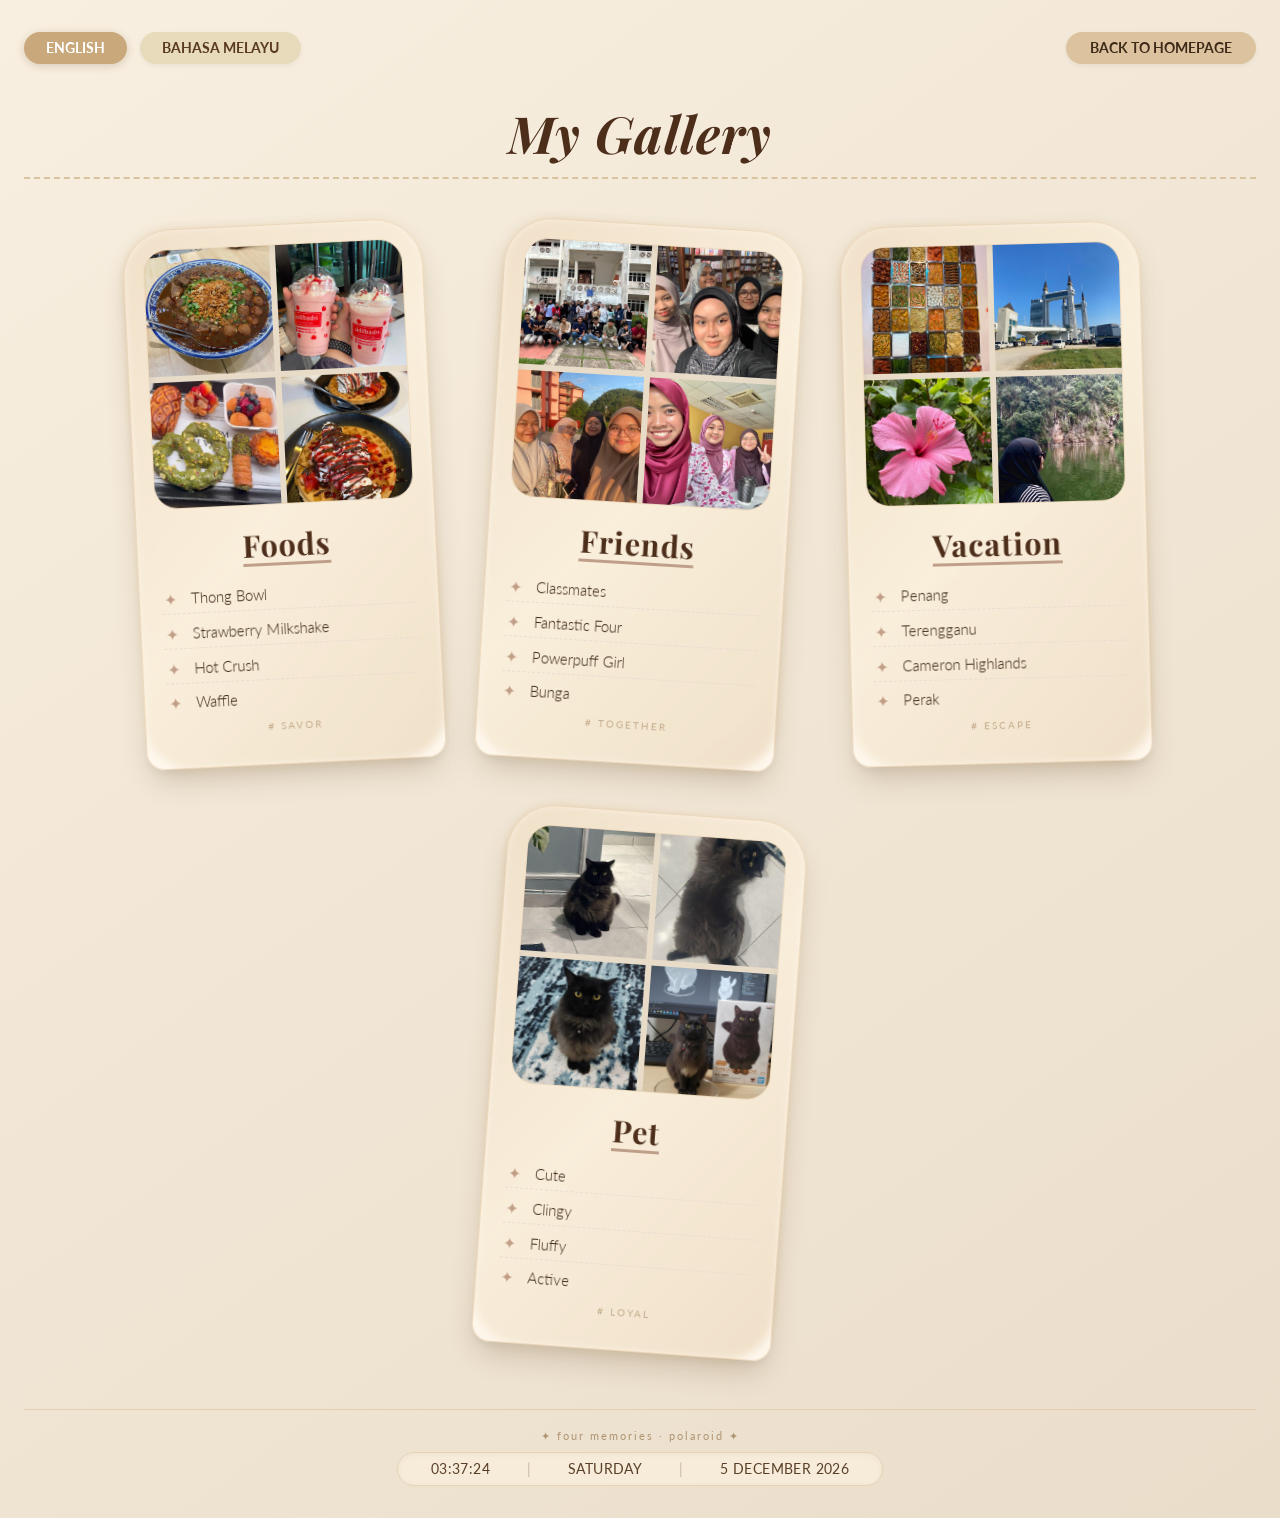
<file: gallery.html>
<!DOCTYPE html>
<html lang="en">
<head>
    <meta charset="UTF-8">
    <meta name="viewport" content="width=device-width, initial-scale=1.0, maximum-scale=1.0, user-scalable=yes">
    <title>📸 My Gallery · Polaroid</title>
    <!-- Google Fonts -->
    <link rel="preconnect" href="https://fonts.googleapis.com">
    <link rel="preconnect" href="https://fonts.gstatic.com" crossorigin>
    <link href="https://fonts.googleapis.com/css2?family=Playfair+Display:ital,wght@0,400;0,700;1,700&family=Lato:wght@300;400;700&display=swap" rel="stylesheet">
    <style>
        * {
            margin: 0;
            padding: 0;
            box-sizing: border-box;
        }

        body {
            font-family: 'Lato', 'Segoe UI', sans-serif;
            background: #faf3e0;
            min-height: 100vh;
            padding: 2rem 1.5rem;
            background: linear-gradient(145deg, #f8efe0 0%, #eaddca 100%);
        }

        .page {
            max-width: 1400px;
            margin: 0 auto;
        }

        .top-bar {
            display: flex;
            flex-wrap: wrap;
            align-items: center;
            justify-content: space-between;
            margin-bottom: 2.2rem;
            gap: 1rem 0.5rem;
        }

        .lang-toggle {
            display: flex;
            gap: 0.8rem;
            order: 0;
        }

        .back-home {
            background: #dcc29e;
            border: none;
            padding: 8px 24px;
            border-radius: 40px;
            font-weight: bold;
            font-size: 0.85rem;
            cursor: pointer;
            color: #3d2a18;
            transition: 0.2s;
            text-decoration: none;
            display: inline-flex;
            align-items: center;
            gap: 8px;
            font-family: 'Lato', sans-serif;
            box-shadow: 0 2px 5px rgba(0,0,0,0.05);
            order: 1;
        }
        .back-home:hover {
            background: #c9a87c;
            transform: scale(0.97);
            color: #fff;
        }

        .lang-btn {
            background: #e7dbbc;
            border: none;
            padding: 8px 22px;
            border-radius: 40px;
            font-weight: bold;
            font-size: 0.85rem;
            cursor: pointer;
            color: #5a3a22;
            transition: 0.2s;
            box-shadow: 0 2px 5px rgba(0,0,0,0.05);
            font-family: 'Lato', sans-serif;
        }

        .lang-btn:hover {
            background: #ddc89b;
            transform: scale(0.97);
        }

        .lang-btn.active {
            background: #c9a87c;
            color: #fff;
            box-shadow: 0 2px 8px rgba(100, 60, 20, 0.2);
        }

        .main-title {
            font-family: 'Playfair Display', serif;
            font-weight: 700;
            font-style: italic;
            font-size: 3.2rem;
            letter-spacing: 0.02em;
            color: #4d2e1b;
            text-align: center;
            margin-bottom: 2.8rem;
            border-bottom: 2px dashed #dac29e;
            padding-bottom: 0.6rem;
            display: inline-block;
            width: 100%;
        }

        .polaroid-grid {
            display: flex;
            flex-wrap: wrap;
            justify-content: center;
            align-items: stretch;
            gap: 3rem 3.5rem;
        }

        .polaroid {
            background: rgba(255, 250, 240, 0.88);
            backdrop-filter: blur(2px);
            box-shadow: 0 16px 30px -8px rgba(80, 50, 20, 0.25),
                        0 4px 10px rgba(0, 0, 0, 0.05),
                        inset 0 0 0 1px rgba(255, 245, 235, 0.6);
            padding: 1.2rem 1.2rem 2rem 1.2rem;
            width: 300px;
            min-width: 250px;
            border-radius: 48px 48px 18px 18px;
            transform: rotate(var(--rot, 0deg));
            transition: all 0.2s ease;
            display: flex;
            flex-direction: column;
            align-items: center;
            border: 1px solid #eedbc0;
            position: relative;
        }

        .polaroid:nth-child(1) { --rot: -2.8deg; }
        .polaroid:nth-child(2) { --rot: 3.5deg; }
        .polaroid:nth-child(3) { --rot: -1.5deg; }
        .polaroid:nth-child(4) { --rot: 4.2deg; }

        .polaroid:hover {
            transform: rotate(0deg) scale(1.02);
            box-shadow: 0 28px 40px -12px rgba(80, 50, 20, 0.35);
            transition: all 0.15s ease;
            z-index: 10;
        }

        .polaroid::after {
            content: '';
            position: absolute;
            inset: -2px;
            border-radius: 50px;
            background: linear-gradient(130deg, #dbbd94, #f2e0c0, #dbbd94);
            z-index: -1;
            opacity: 0.4;
            filter: blur(4px);
        }

        .polaroid-image-grid {
            display: grid;
            grid-template-columns: 1fr 1fr;
            grid-template-rows: 1fr 1fr;
            gap: 6px;
            width: 100%;
            aspect-ratio: 1 / 1;
            background: #e8dcc8;
            border-radius: 24px;
            overflow: hidden;
            box-shadow: inset 0 2px 8px rgba(0,0,0,0.08);
            margin-bottom: 1.2rem;
            border: 1px solid #eedbc0;
        }

        .polaroid-image-grid .img-wrapper {
            width: 100%;
            height: 100%;
            overflow: hidden;
            display: flex;
            align-items: center;
            justify-content: center;
            background: #d4c5b8;
        }

        .polaroid-image-grid .img-wrapper img {
            width: 100%;
            height: 100%;
            object-fit: cover;
            display: block;
            transition: transform 0.3s ease;
        }

        .polaroid-image-grid .img-wrapper img:hover {
            transform: scale(1.08);
        }

        .polaroid-content {
            width: 100%;
            padding: 0 0.2rem;
        }

        .polaroid-title {
            font-family: 'Playfair Display', serif;
            font-weight: 700;
            font-size: 1.9rem;
            letter-spacing: 1px;
            color: #4d2e1b;
            text-decoration: underline;
            text-decoration-thickness: 2.5px;
            text-underline-offset: 6px;
            text-decoration-color: #bf9f8a;
            margin-bottom: 0.9rem;
            text-align: center;
            word-break: break-word;
        }

        .polaroid-bullets {
            list-style: none;
            padding: 0;
            margin: 0;
        }

        .polaroid-bullets li {
            font-size: 0.95rem;
            line-height: 1.5;
            color: #3d2a18;
            padding: 0.2rem 0 0.2rem 1.8rem;
            position: relative;
            font-weight: 350;
            border-bottom: 1px dashed #e9dbd0;
            margin-bottom: 0.3rem;
        }
        .polaroid-bullets li:last-child {
            border-bottom: none;
            margin-bottom: 0;
        }
        .polaroid-bullets li::before {
            content: "✦";
            position: absolute;
            left: 0.1rem;
            top: 0.2rem;
            color: #b58b74;
            font-size: 1rem;
            opacity: 0.8;
        }

        .polaroid-footer {
            margin-top: 0.5rem;
            font-size: 0.6rem;
            letter-spacing: 2px;
            color: #b09573;
            text-transform: uppercase;
            font-family: 'Lato', sans-serif;
            opacity: 0.7;
        }

        /* ===== FOOTER with clock & date ===== */
        .page-footer {
            margin-top: 3.5rem;
            text-align: center;
            font-size: 0.7rem;
            color: #b09573;
            letter-spacing: 2px;
            font-family: 'Lato', sans-serif;
            border-top: 1px solid #e2cfb2;
            padding-top: 1.2rem;
            display: flex;
            flex-direction: column;
            align-items: center;
            gap: 0.6rem;
        }

        .clock-date {
            display: flex;
            justify-content: center;
            gap: 1.8rem;
            flex-wrap: wrap;
            font-weight: 400;
            font-size: 0.9rem;
            letter-spacing: 0.4px;
            color: #5a3f28;
            background: #f7ecd9;
            padding: 0.45rem 1.8rem;
            border-radius: 60px;
            border: 1px solid #e6d3b5;
            box-shadow: inset 0 1px 6px rgba(0,0,0,0.04);
        }

        .clock-date span {
            padding: 0 4px;
        }

        .clock-date .separator {
            opacity: 0.3;
        }

        @media (max-width: 700px) {
            .polaroid { width: 260px; }
            .polaroid-image-grid { gap: 4px; }
            .main-title { font-size: 2.6rem; }
            .clock-date {
                font-size: 0.75rem;
                padding: 0.35rem 1rem;
                gap: 0.6rem;
                flex-wrap: wrap;
            }
        }
        @media (max-width: 500px) {
            .polaroid { width: 220px; padding: 0.8rem 0.8rem 1.6rem; }
            .polaroid-title { font-size: 1.5rem; }
            .top-bar { flex-direction: column; align-items: stretch; }
            .lang-toggle { align-self: center; }
            .clock-date {
                font-size: 0.7rem;
                padding: 0.3rem 0.8rem;
            }
        }
    </style>
</head>
<body>
<div class="page">

    <div class="top-bar">
        <div class="lang-toggle">
            <button class="lang-btn active" data-lang="en" onclick="setLang('en')">ENGLISH</button>
            <button class="lang-btn" data-lang="ms" onclick="setLang('ms')">BAHASA MELAYU</button>
        </div>
        <a href="index.html" class="back-home" id="backHome"> BACK TO HOMEPAGE</a>
    </div>

    <h1 class="main-title" id="mainTitle">
        <span id="titleWord1">My</span> <span id="titleWord2">Gallery</span>
    </h1>

    <div class="polaroid-grid">
        <!-- ===== 1. FOODS ===== -->
        <div class="polaroid polaroid-food">
            <div class="polaroid-image-grid">
                <div class="img-wrapper"><img src="Thong bowl.jpeg" alt="Thong Bowl"></div>
                <div class="img-wrapper"><img src="Strawberry milkshake.jpeg" alt="Strawberry Milkshake"></div>
                <div class="img-wrapper"><img src="Hot crush.jpeg" alt="Hot Crush"></div>
                <div class="img-wrapper"><img src="Waffle.jpeg" alt="Waffle"></div>
            </div>
            <div class="polaroid-content">
                <div class="polaroid-title" id="foodTitle">Foods</div>
                <ul class="polaroid-bullets" id="foodList">
                    <li>Thong Bowl</li>
                    <li>Strawberry Milkshake</li>
                    <li>Hot Crush</li>
                    <li>Waffle</li>
                </ul>
            </div>
            <div class="polaroid-footer" id="foodFooter"># savor</div>
        </div>

        <!-- ===== 2. FRIENDS ===== -->
        <div class="polaroid polaroid-friends">
            <div class="polaroid-image-grid">
                <div class="img-wrapper"><img src="classmates.jpeg" alt="Classmates"></div>
                <div class="img-wrapper"><img src="fantastic four.jpeg" alt="Fantastic Four"></div>
                <div class="img-wrapper"><img src="powerpuff girl.jpeg" alt="Powerpuff Girl"></div>
                <div class="img-wrapper"><img src="bunga.jpeg" alt="Bunga"></div>
            </div>
            <div class="polaroid-content">
                <div class="polaroid-title" id="friendsTitle">Friends</div>
                <ul class="polaroid-bullets" id="friendsList">
                    <li>Classmates</li>
                    <li>Fantastic Four</li>
                    <li>Powerpuff Girl</li>
                    <li>Bunga</li>
                </ul>
            </div>
            <div class="polaroid-footer" id="friendsFooter"># together</div>
        </div>

        <!-- ===== 3. VACATION ===== -->
        <div class="polaroid polaroid-vacation">
            <div class="polaroid-image-grid">
                <div class="img-wrapper"><img src="penang.jpeg" alt="Penang"></div>
                <div class="img-wrapper"><img src="terengganu.jpeg" alt="Terengganu"></div>
                <div class="img-wrapper"><img src="cameron.jpeg" alt="Cameron Highlands"></div>
                <div class="img-wrapper"><img src="perak.jpeg" alt="Perak"></div>
            </div>
            <div class="polaroid-content">
                <div class="polaroid-title" id="vacationTitle">Vacation</div>
                <ul class="polaroid-bullets" id="vacationList">
                    <li>Penang</li>
                    <li>Terengganu</li>
                    <li>Cameron Highlands</li>
                    <li>Perak</li>
                </ul>
            </div>
            <div class="polaroid-footer" id="vacationFooter"># escape</div>
        </div>

        <!-- ===== 4. PET (TOMMY) ===== -->
        <div class="polaroid polaroid-pet">
            <div class="polaroid-image-grid">
                <div class="img-wrapper"><img src="tommy tenung.jpeg" alt="Cute"></div>
                <div class="img-wrapper"><img src="tommy baring.jpeg" alt="Clingy"></div>
                <div class="img-wrapper"><img src="tommy pandang.jpeg" alt="Fluffy"></div>
                <div class="img-wrapper"><img src="tommy mannequin.jpeg" alt="Active"></div>
            </div>
            <div class="polaroid-content">
                <div class="polaroid-title" id="petTitle">Pet</div>
                <ul class="polaroid-bullets" id="petList">
                    <li>Cute</li>
                    <li>Clingy</li>
                    <li>Fluffy</li>
                    <li>Active</li>
                </ul>
            </div>
            <div class="polaroid-footer" id="petFooter"># loyal</div>
        </div>
    </div>

    <!-- FOOTER with clock & date -->
    <div class="page-footer">
        <span id="pageFooterText">✦  four memories · polaroid  ✦</span>
        <div class="clock-date" id="clockDateDisplay">
            <span id="clockTime">--:--:--</span>
            <span class="separator">|</span>
            <span id="clockDay">---</span>
            <span class="separator">|</span>
            <span id="clockDate">-- --- ----</span>
        </div>
    </div>
</div>

<script>
    const translations = {
        en: {
            backHome: 'BACK TO HOMEPAGE',
            title1: 'My',
            title2: 'Gallery',
            foodTitle: 'Foods',
            foodList: ['Thong Bowl', 'Strawberry Milkshake', 'Hot Crush', 'Waffle'],
            foodFooter: '# savor',
            friendsTitle: 'Friends',
            friendsList: ['Classmates', 'Fantastic Four', 'Powerpuff Girl', 'Bunga'],
            friendsFooter: '# together',
            vacationTitle: 'Vacation',
            vacationList: ['Penang', 'Terengganu', 'Cameron Highlands', 'Perak'],
            vacationFooter: '# escape',
            petTitle: 'Pet',
            petList: ['Cute', 'Clingy', 'Fluffy', 'Active'],
            petFooter: '# loyal',
            pageFooter: '✦  four memories · polaroid  ✦'
        },
        ms: {
            backHome: 'KEMBALI KE LAMAN UTAMA',
            title1: 'Galeri',
            title2: 'Saya',
            foodTitle: 'Makanan',
            foodList: ['Thong Bowl', 'Strawberry Milkshake', 'Hot Crush', 'Waffle'],
            foodFooter: '# nikmat',
            friendsTitle: 'Rakan',
            friendsList: ['Rakan Sekelas', 'Fantastic Four', 'Powerpuff Girl', 'Bunga'],
            friendsFooter: '# bersama',
            vacationTitle: 'Percutian',
            vacationList: ['Pulau Pinang', 'Terengganu', 'Cameron Highlands', 'Perak'],
            vacationFooter: '# lari',
            petTitle: 'Haiwan',
            petList: ['Comel', 'Manja', 'Gebu', 'Aktif'],
            petFooter: '# setia',
            pageFooter: '✦  empat kenangan · polaroid  ✦'
        }
    };

    function setLang(lang) {
        document.querySelectorAll('.lang-btn').forEach(btn => {
            btn.classList.toggle('active', btn.dataset.lang === lang);
        });

        const t = translations[lang];
        document.getElementById('backHome').textContent = t.backHome;
        document.getElementById('titleWord1').textContent = t.title1;
        document.getElementById('titleWord2').textContent = t.title2;

        document.getElementById('foodTitle').textContent = t.foodTitle;
        document.getElementById('foodList').innerHTML = t.foodList.map(item => `<li>${item}</li>`).join('');
        document.getElementById('foodFooter').textContent = t.foodFooter;

        document.getElementById('friendsTitle').textContent = t.friendsTitle;
        document.getElementById('friendsList').innerHTML = t.friendsList.map(item => `<li>${item}</li>`).join('');
        document.getElementById('friendsFooter').textContent = t.friendsFooter;

        document.getElementById('vacationTitle').textContent = t.vacationTitle;
        document.getElementById('vacationList').innerHTML = t.vacationList.map(item => `<li>${item}</li>`).join('');
        document.getElementById('vacationFooter').textContent = t.vacationFooter;

        document.getElementById('petTitle').textContent = t.petTitle;
        document.getElementById('petList').innerHTML = t.petList.map(item => `<li>${item}</li>`).join('');
        document.getElementById('petFooter').textContent = t.petFooter;

        document.getElementById('pageFooterText').textContent = t.pageFooter;
    }

    document.addEventListener('DOMContentLoaded', function() {
        setLang('en');
    });

    // ===== CLOCK + DAY + DATE =====
    function updateClock() {
        const now = new Date();
        const h = String(now.getHours()).padStart(2, '0');
        const m = String(now.getMinutes()).padStart(2, '0');
        const s = String(now.getSeconds()).padStart(2, '0');
        const timeStr = h + ':' + m + ':' + s;

        const days = ['SUNDAY', 'MONDAY', 'TUESDAY', 'WEDNESDAY', 'THURSDAY', 'FRIDAY', 'SATURDAY'];
        const dayStr = days[now.getDay()];

        const months = ['JANUARY','FEBRUARY','MARCH','APRIL','MAY','JUNE','JULY','AUGUST','SEPTEMBER','OCTOBER','NOVEMBER','DECEMBER'];
        const dateNum = now.getDate();
        const monthStr = months[now.getMonth()];
        const yearStr = now.getFullYear();
        const dateStr = dateNum + ' ' + monthStr + ' ' + yearStr;

        document.getElementById('clockTime').textContent = timeStr;
        document.getElementById('clockDay').textContent = dayStr;
        document.getElementById('clockDate').textContent = dateStr;
    }

    updateClock();
    setInterval(updateClock, 1000);
</script>
</body>
</html>
</file>
